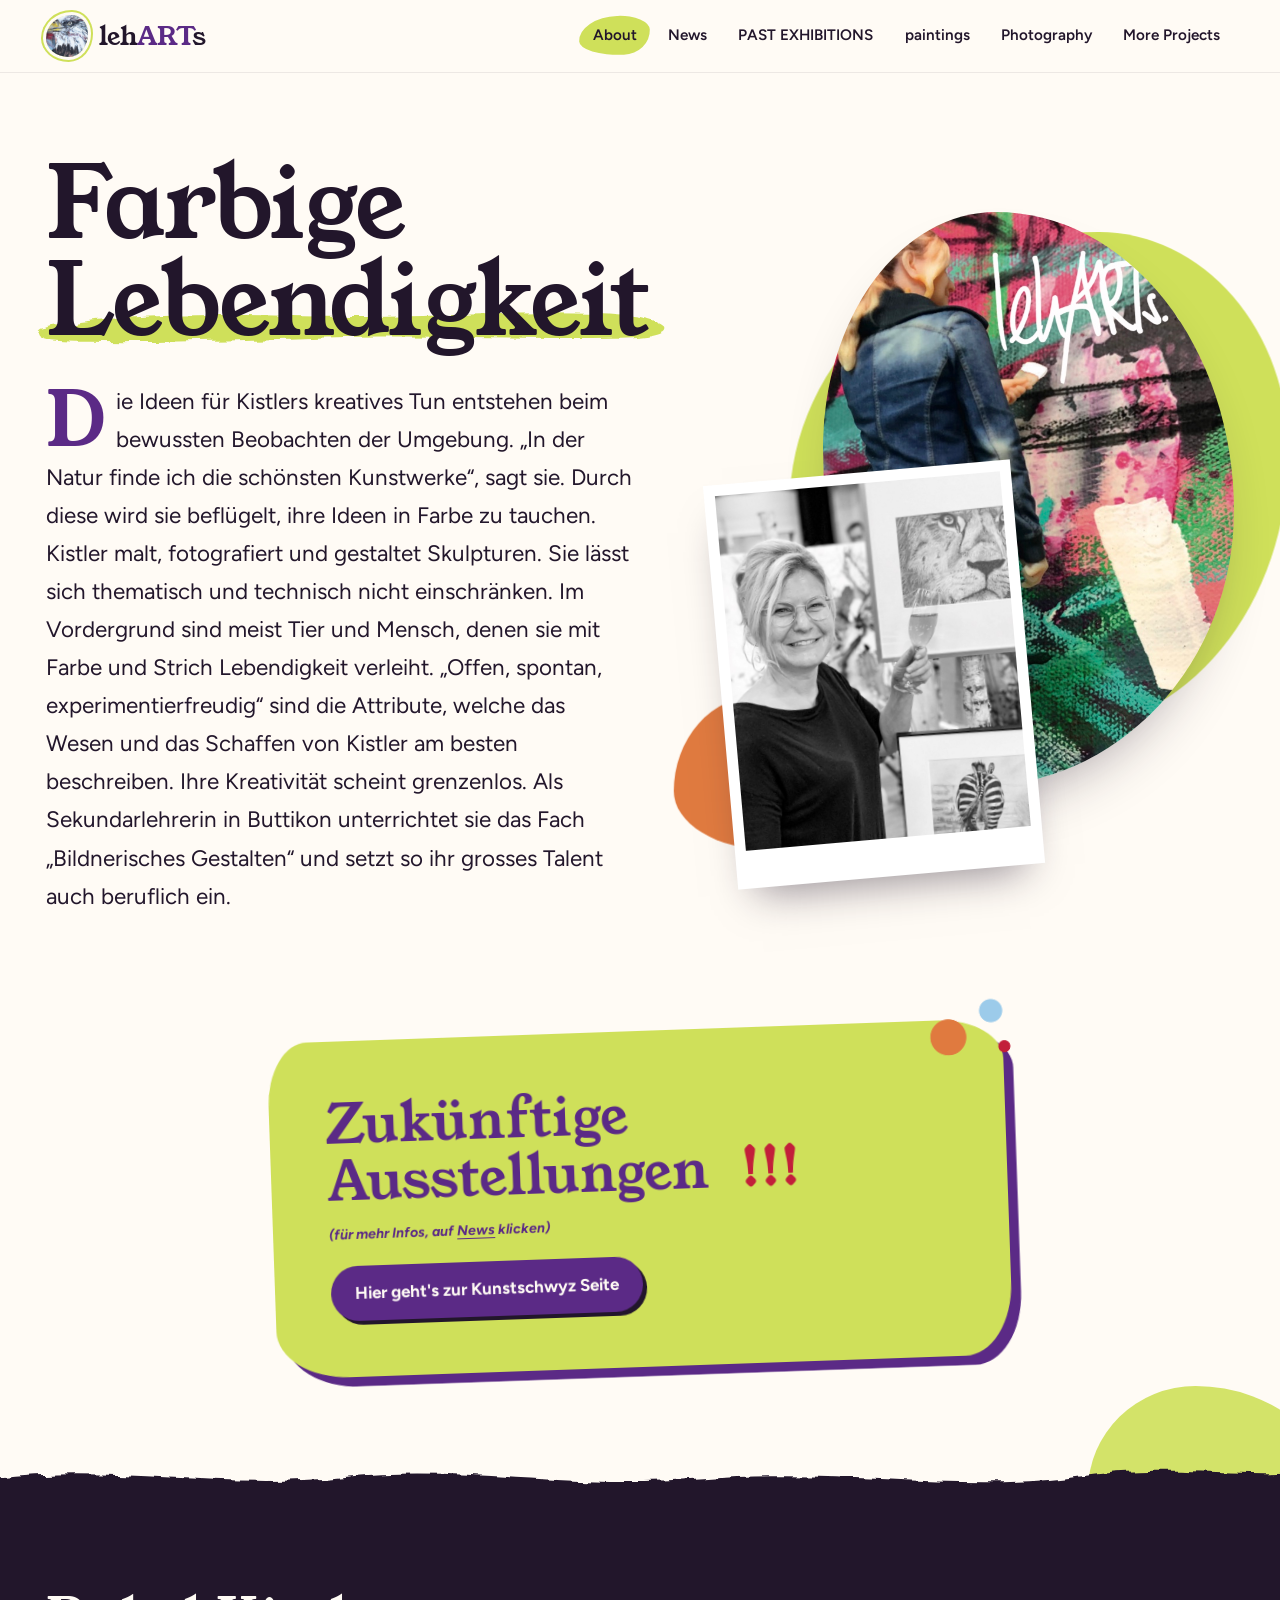
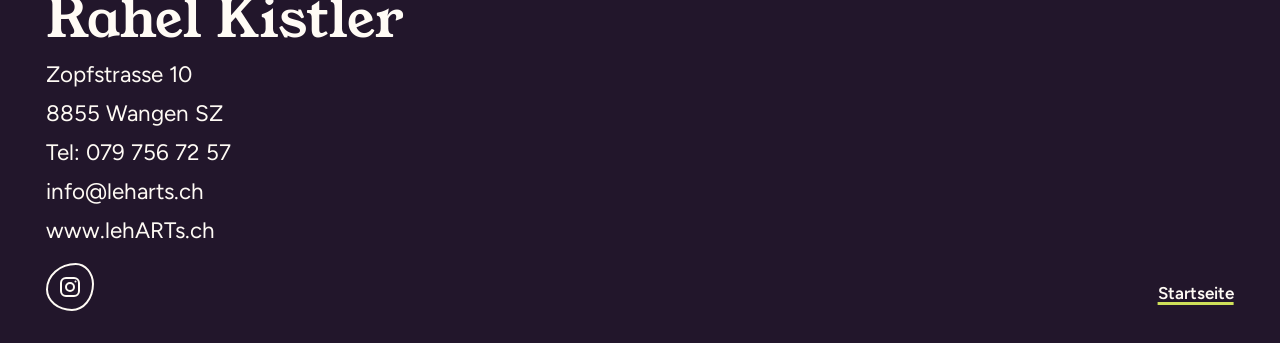
<file: index.html>
<!DOCTYPE html>
<html lang="de">
<head>
  <meta charset="utf-8">
  <meta name="viewport" content="width=device-width, initial-scale=1">
  <title>lehARTs - About</title>
  <meta name="description" content="Bilder sagen mehr als tausend Worte">
  <meta name="keywords" content="Kultur, Kunst">
  <meta property="og:title" content="lehARTs - About">
  <meta property="og:type" content="website">
  <meta property="og:description" content="Bilder sagen mehr als tausend Worte">
  <!-- og:image: relativer Pfad, muss mit der Domain zu einer absoluten URL ergänzt werden -->
  <meta property="og:image" content="images/1%20power%2C%20mixed%20media%2C%2080x100cm.JPG">
  <!-- og:url folgt, sobald die Domain feststeht -->
  <link rel="stylesheet" href="css/base.css">
  <link rel="stylesheet" href="css/layout.css">
  <link rel="stylesheet" href="css/components.css">
  <link rel="stylesheet" href="css/animations.css">
</head>
<body class="site site--about">

  <!-- Kopfzeile: Logo, Titel und Menü (auf allen Seiten gleich, bleibt beim Scrollen oben).
       Das Menü ist eine normale Link-Liste und funktioniert ohne JavaScript. -->
  <header class="site-header">
    <div class="site-header__inner container">
      <a class="brand" href="index.html">
        <span class="brand__mark">
          <img class="brand__logo" src="images/1%20power%2C%20mixed%20media%2C%2080x100cm.JPG" alt="" width="2744" height="3564">
        </span>
        <span class="brand__title">leh<span class="brand__art">ART</span>s</span>
      </a>
      <nav class="site-nav" aria-label="Hauptmenü">
        <ul class="site-nav__list">
          <li><a class="site-nav__link" href="index.html" aria-current="page">About</a></li>
          <li><a class="site-nav__link" href="news.html">News</a></li>
          <li><a class="site-nav__link" href="past-exhibitions.html">PAST EXHIBITIONS</a></li>
          <li><a class="site-nav__link" href="paintings.html">paintings</a></li>
          <li><a class="site-nav__link" href="photography.html">Photography</a></li>
          <li><a class="site-nav__link" href="more-projects.html">More Projects</a></li>
        </ul>
      </nav>
    </div>
  </header>

  <main class="main">

    <!-- Hero: Titel, Bio und Bildkomposition -->
    <div class="hero container">
      <div class="hero__text">
        <p class="hero__title brush-title"><strong>Farbige Lebendigkeit</strong></p>
        <p class="hero__bio">Die Ideen für Kistlers kreatives Tun entstehen beim bewussten Beobachten der Umgebung. „In der Natur finde ich die schönsten Kunstwerke“, sagt sie. Durch diese wird sie beflügelt, ihre Ideen in Farbe zu tauchen. Kistler malt, fotografiert und gestaltet Skulpturen. Sie lässt sich thematisch und technisch nicht einschränken. Im Vordergrund sind meist Tier und Mensch, denen sie mit Farbe und Strich Lebendigkeit verleiht. „Offen, spontan, experimentierfreudig“ sind die Attribute, welche das Wesen und das Schaffen von Kistler am besten beschreiben. Ihre Kreativität scheint grenzenlos. Als Sekundarlehrerin in Buttikon unterrichtet sie das Fach „Bildnerisches Gestalten“ und setzt so ihr grosses Talent auch beruflich ein.</p>
      </div>
      <div class="hero__art">
        <span class="hero__blob"></span>
        <span class="hero__blob hero__blob--small"></span>
        <!-- Kopfbild der alten Website, hier als gestalterisches Element -->
        <img class="hero__backdrop" src="images/IMG_3849.jpg" alt="" width="696" height="975" loading="lazy">
        <img class="hero__portrait" src="images/schlusswort.jpg" alt="Bild" width="750" height="932" loading="lazy">
      </div>
    </div>

    <!-- Hinweis auf zukünftige Ausstellungen: auffälliger «Sticker» -->
    <div class="notice">
      <p class="notice__title">Zukünftige Ausstellungen <span class="notice__gap">!!!</span></p>
      <p class="notice__hint">(für mehr Infos, auf <a href="news.html">News</a> klicken)</p>
      <a class="button" href="https://kunstschwyz.ch" target="_blank" rel="noopener noreferrer">Hier geht's zur Kunstschwyz Seite</a>
    </div>

  </main>

  <!-- Fusszeile mit Kontaktblock (auf allen Seiten gleich) -->
  <footer class="site-footer">
    <div class="site-footer__inner container">
      <address class="contact">
        <strong>Rahel Kistler</strong><br>
        Zopfstrasse 10<br>
        8855 Wangen SZ<br>
        Tel: 079 756 72 57<br>
        info@leharts.ch<br>
        www.lehARTs.ch<br>
        <a class="contact__social" href="https://www.instagram.com/leharts.ch/" target="_blank" rel="noopener noreferrer" aria-label="Instagram">
          <svg class="contact__icon" viewBox="0 0 24 24" fill="none" stroke="currentColor" stroke-width="2" aria-hidden="true" focusable="false">
            <rect x="3" y="3" width="18" height="18" rx="5"></rect>
            <circle cx="12" cy="12" r="4"></circle>
            <circle cx="17.5" cy="6.5" r="1" fill="currentColor" stroke="none"></circle>
          </svg>
        </a>
      </address>
      <p class="site-footer__home"><a class="site-footer__link" href="index.html">Startseite</a></p>
    </div>
  </footer>

</body>
</html>
</file>
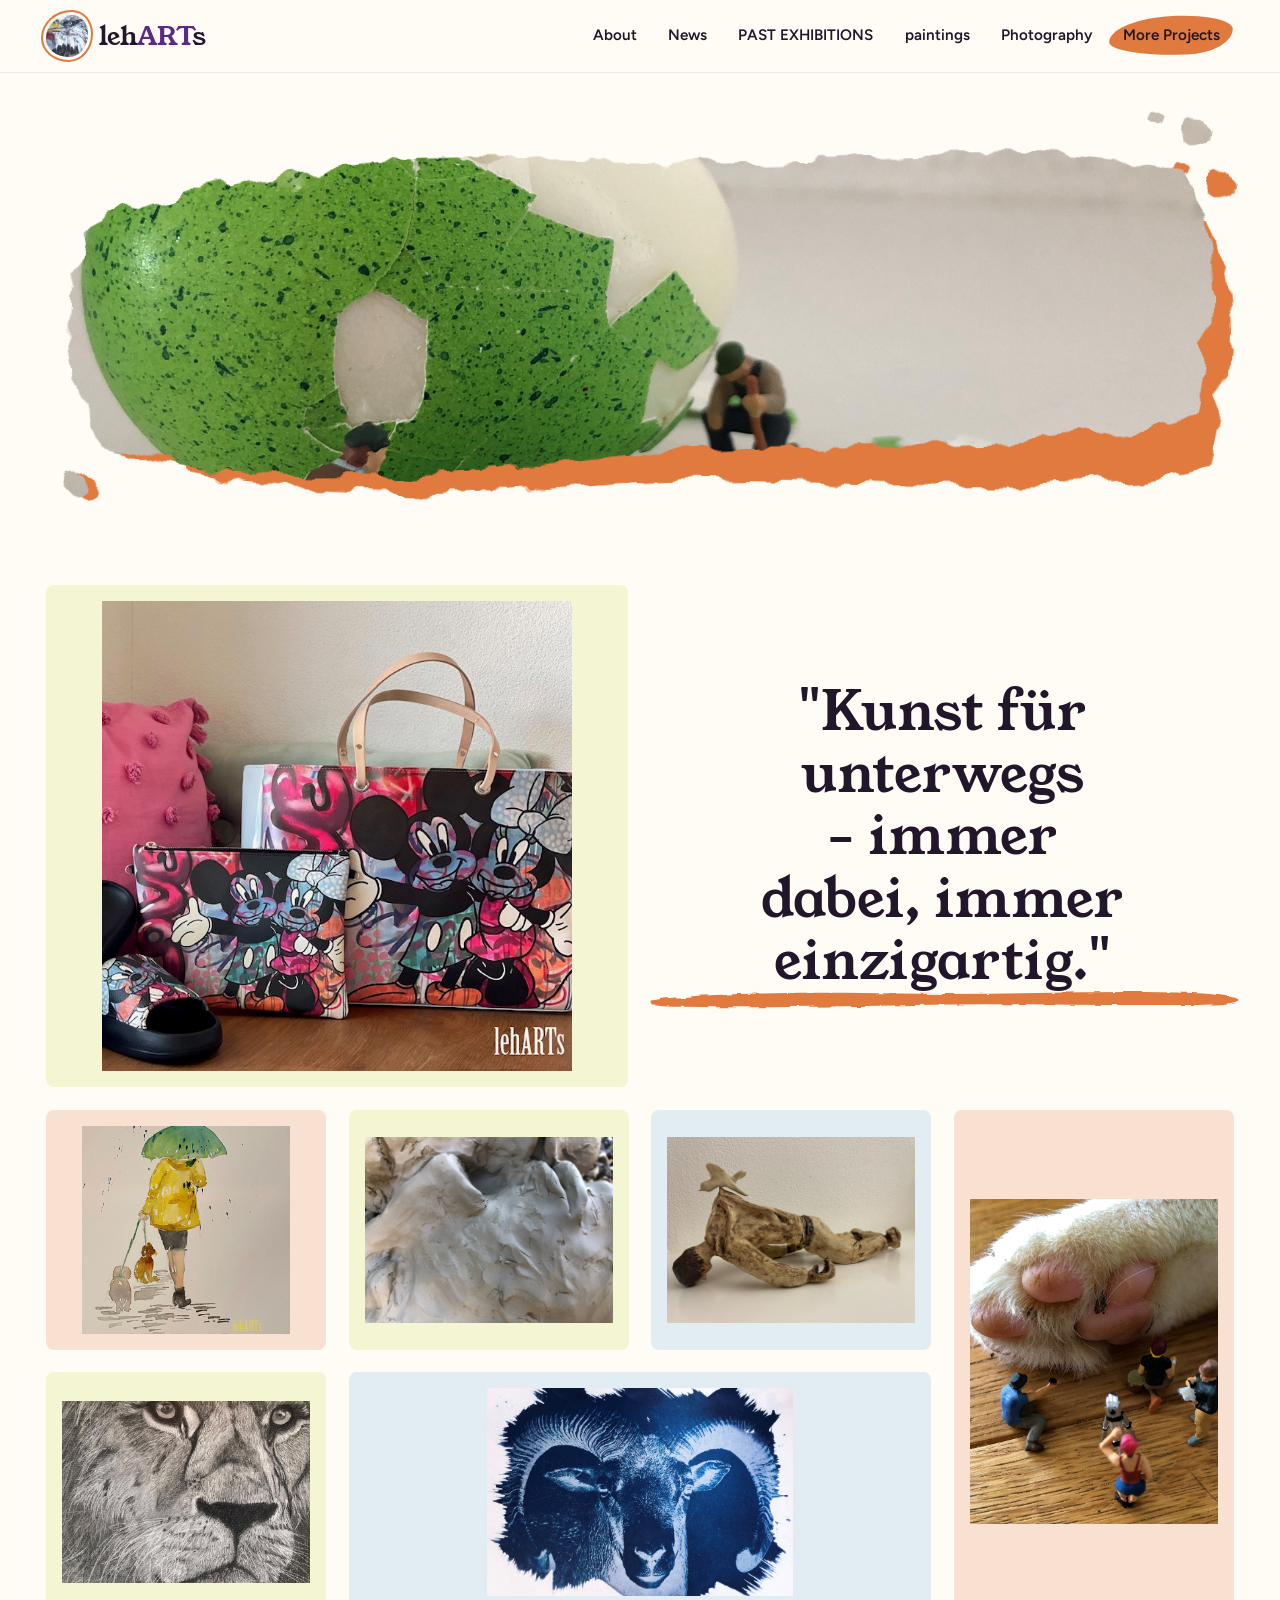
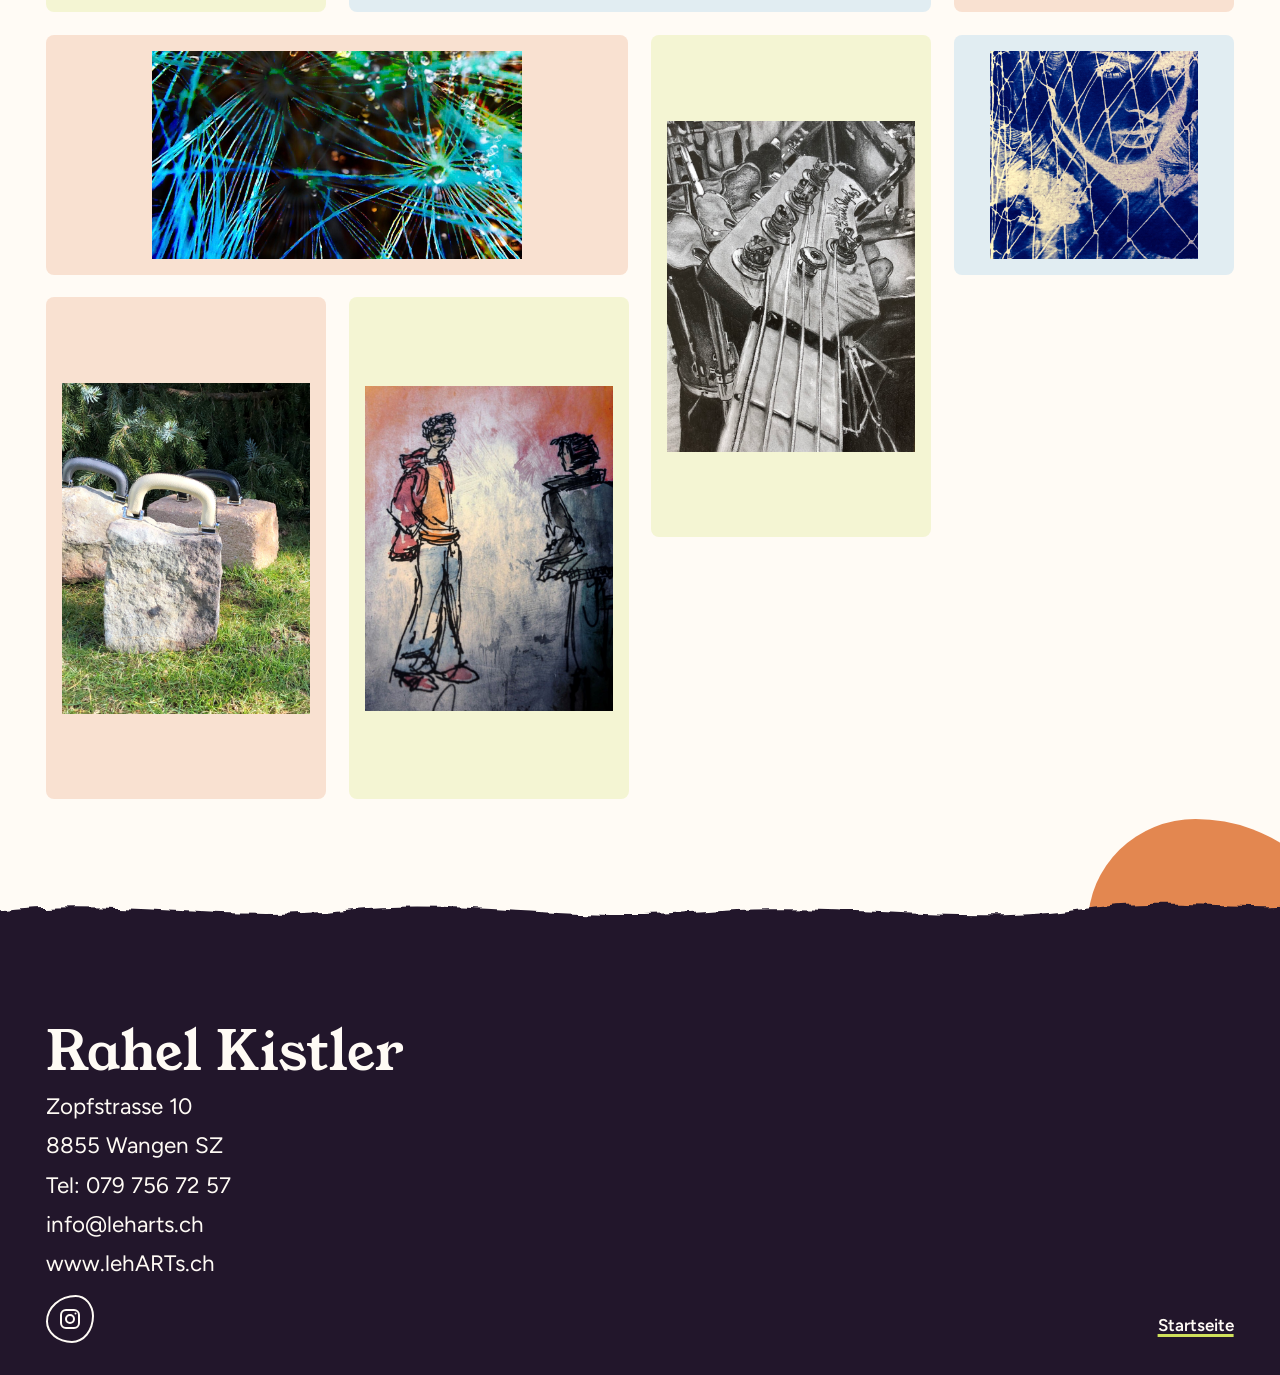
<file: more-projects.html>
<!DOCTYPE html>
<html lang="de">
<head>
  <meta charset="utf-8">
  <meta name="viewport" content="width=device-width, initial-scale=1">
  <title>lehARTs - More Projects</title>
  <meta name="description" content="Bilder sagen mehr als tausend Worte">
  <meta name="keywords" content="Kultur, Kunst">
  <meta property="og:title" content="lehARTs - More Projects">
  <meta property="og:type" content="website">
  <meta property="og:description" content="Bilder sagen mehr als tausend Worte">
  <!-- og:image: relativer Pfad, muss mit der Domain zu einer absoluten URL ergänzt werden -->
  <meta property="og:image" content="images/1%20power%2C%20mixed%20media%2C%2080x100cm.JPG">
  <!-- og:url folgt, sobald die Domain feststeht -->
  <link rel="stylesheet" href="css/base.css">
  <link rel="stylesheet" href="css/layout.css">
  <link rel="stylesheet" href="css/components.css">
  <link rel="stylesheet" href="css/animations.css">
</head>
<body class="site site--projects">

  <!-- Kopfzeile: Logo, Titel und Menü (auf allen Seiten gleich, bleibt beim Scrollen oben).
       Das Menü ist eine normale Link-Liste und funktioniert ohne JavaScript. -->
  <header class="site-header">
    <div class="site-header__inner container">
      <a class="brand" href="index.html">
        <span class="brand__mark">
          <img class="brand__logo" src="images/1%20power%2C%20mixed%20media%2C%2080x100cm.JPG" alt="" width="2744" height="3564">
        </span>
        <span class="brand__title">leh<span class="brand__art">ART</span>s</span>
      </a>
      <nav class="site-nav" aria-label="Hauptmenü">
        <ul class="site-nav__list">
          <li><a class="site-nav__link" href="index.html">About</a></li>
          <li><a class="site-nav__link" href="news.html">News</a></li>
          <li><a class="site-nav__link" href="past-exhibitions.html">PAST EXHIBITIONS</a></li>
          <li><a class="site-nav__link" href="paintings.html">paintings</a></li>
          <li><a class="site-nav__link" href="photography.html">Photography</a></li>
          <li><a class="site-nav__link" href="more-projects.html" aria-current="page">More Projects</a></li>
        </ul>
      </nav>
    </div>
  </header>

  <main class="main">

    <!-- Kopfbild der alten Website, als gemalter Pinselstrich (dekorativ) -->
    <div class="stroke-hero container">
      <div class="stroke-hero__frame">
        <img class="stroke-hero__image" src="images/otherproje10.jpg" alt="" width="4032" height="3024" loading="lazy">
      </div>
    </div>

    <!-- Collage mit Passepartout: die Werke werden nicht beschnitten -->
    <div class="container">
      <div class="collage collage--mat">
        <figure class="collage__item collage__item--big"><img class="collage__image" src="images/bild9.jpg" alt="Projekt, Bild 1 von 12" width="640" height="640" loading="lazy"></figure>
        <h1 class="collage__heading brush-title">"Kunst für unterwegs - immer dabei, immer einzigartig."</h1>
        <figure class="collage__item"><img class="collage__image" src="images/30D5B701-8D16-427F-AE42-7F316DAFE69C.jpg" alt="Projekt, Bild 2 von 12" width="640" height="640" loading="lazy"></figure>
        <figure class="collage__item"><img class="collage__image" src="images/skulpturen2.jpg" alt="Projekt, Bild 3 von 12" width="4032" height="3024" loading="lazy"></figure>
        <figure class="collage__item"><img class="collage__image" src="images/Skulpturen_1.jpg" alt="Projekt, Bild 4 von 12" width="4032" height="3024" loading="lazy"></figure>
        <figure class="collage__item collage__item--tall"><img class="collage__image" src="images/otherproject8.jpg" alt="Projekt, Bild 5 von 12" width="2936" height="3850" loading="lazy"></figure>
        <figure class="collage__item"><img class="collage__image" src="images/pencildrawing.jpg" alt="Projekt, Bild 6 von 12" width="750" height="550" loading="lazy"></figure>
        <figure class="collage__item collage__item--wide"><img class="collage__image" src="images/sunprint3.jpg" alt="Projekt, Bild 7 von 12" width="3241" height="2205" loading="lazy"></figure>
        <figure class="collage__item collage__item--wide"><img class="collage__image" src="images/irgend%20ein%20bildE.jpg" alt="Projekt, Bild 8 von 12" width="1242" height="698" loading="lazy"></figure>
        <figure class="collage__item collage__item--tall"><img class="collage__image" src="images/IMG_4560.jpg" alt="Projekt, Bild 9 von 12" width="2882" height="3844" loading="lazy"></figure>
        <figure class="collage__item"><img class="collage__image" src="images/sunprint8.jpg" alt="Projekt, Bild 10 von 12" width="3024" height="3024" loading="lazy"></figure>
        <figure class="collage__item collage__item--tall"><img class="collage__image" src="images/otherproject3.jpg" alt="Projekt, Bild 11 von 12" width="3024" height="4032" loading="lazy"></figure>
        <figure class="collage__item collage__item--tall"><img class="collage__image" src="images/aquarell7.jpg" alt="Projekt, Bild 12 von 12" width="750" height="984" loading="lazy"></figure>
      </div>
    </div>

  </main>

  <!-- Fusszeile mit Kontaktblock (auf allen Seiten gleich) -->
  <footer class="site-footer">
    <div class="site-footer__inner container">
      <address class="contact">
        <strong>Rahel Kistler</strong><br>
        Zopfstrasse 10<br>
        8855 Wangen SZ<br>
        Tel: 079 756 72 57<br>
        info@leharts.ch<br>
        www.lehARTs.ch<br>
        <a class="contact__social" href="https://www.instagram.com/leharts.ch/" target="_blank" rel="noopener noreferrer" aria-label="Instagram">
          <svg class="contact__icon" viewBox="0 0 24 24" fill="none" stroke="currentColor" stroke-width="2" aria-hidden="true" focusable="false">
            <rect x="3" y="3" width="18" height="18" rx="5"></rect>
            <circle cx="12" cy="12" r="4"></circle>
            <circle cx="17.5" cy="6.5" r="1" fill="currentColor" stroke="none"></circle>
          </svg>
        </a>
      </address>
      <p class="site-footer__home"><a class="site-footer__link" href="index.html">Startseite</a></p>
    </div>
  </footer>

</body>
</html>
</file>
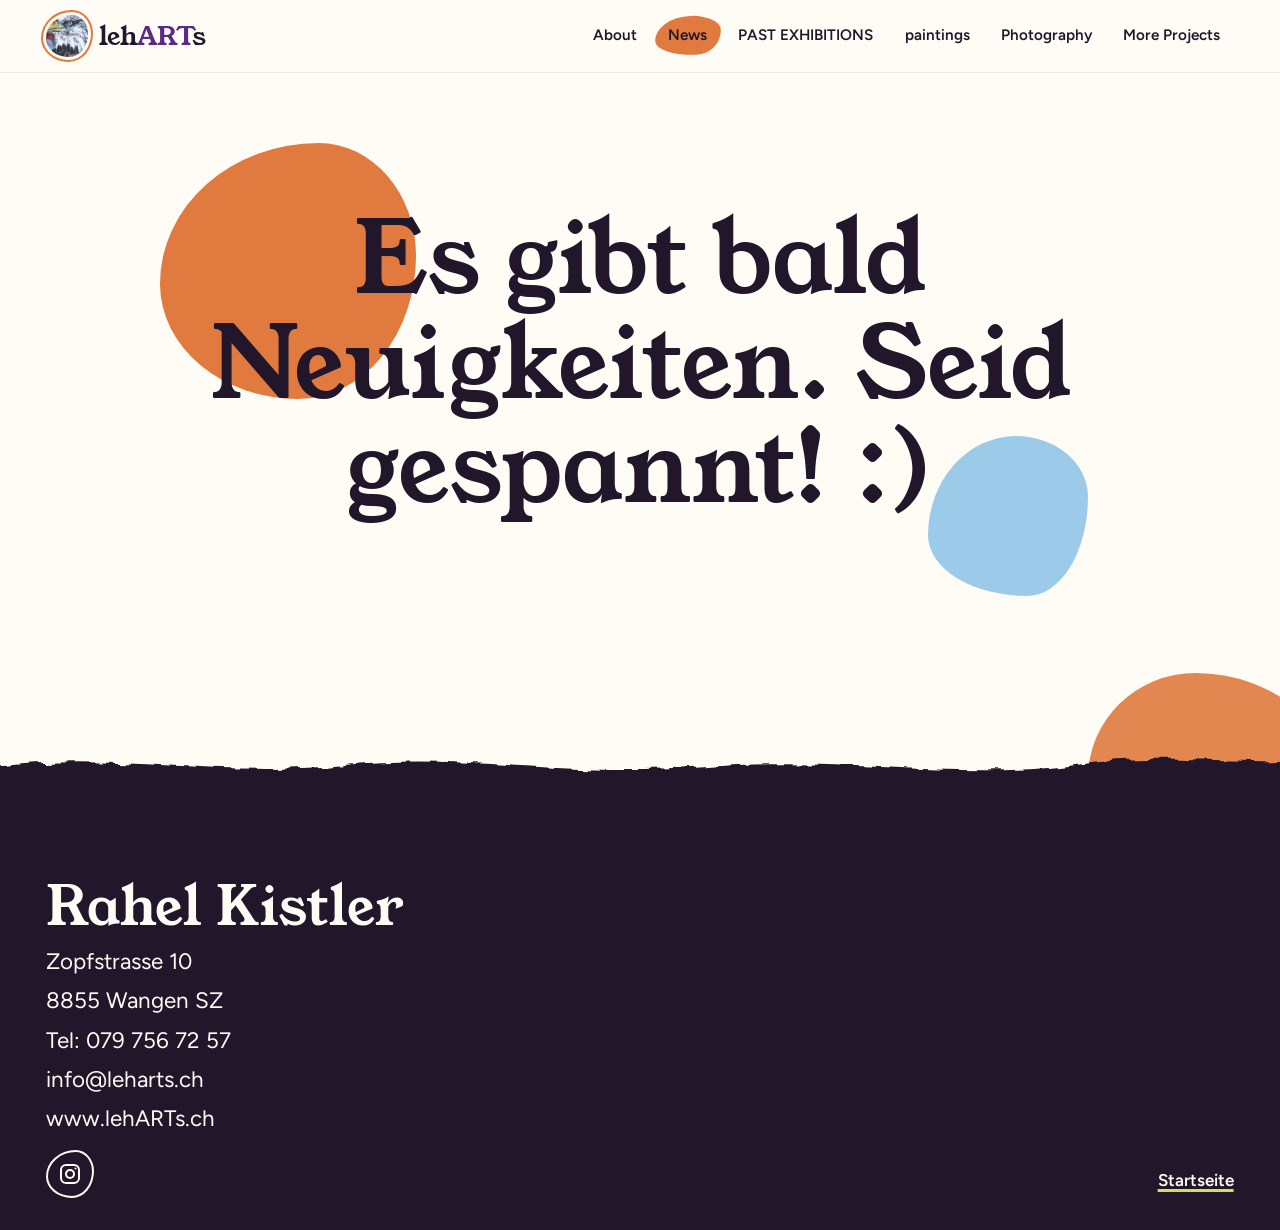
<file: news.html>
<!DOCTYPE html>
<html lang="de">
<head>
  <meta charset="utf-8">
  <meta name="viewport" content="width=device-width, initial-scale=1">
  <title>lehARTs - News</title>
  <meta name="description" content="Bilder sagen mehr als tausend Worte">
  <meta name="keywords" content="Kultur, Kunst">
  <meta property="og:title" content="lehARTs - News">
  <meta property="og:type" content="website">
  <meta property="og:description" content="Bilder sagen mehr als tausend Worte">
  <!-- og:image: relativer Pfad, muss mit der Domain zu einer absoluten URL ergänzt werden -->
  <meta property="og:image" content="images/1%20power%2C%20mixed%20media%2C%2080x100cm.JPG">
  <!-- og:url folgt, sobald die Domain feststeht -->
  <link rel="stylesheet" href="css/base.css">
  <link rel="stylesheet" href="css/layout.css">
  <link rel="stylesheet" href="css/components.css">
  <link rel="stylesheet" href="css/animations.css">
</head>
<body class="site site--news">

  <!-- Kopfzeile: Logo, Titel und Menü (auf allen Seiten gleich, bleibt beim Scrollen oben).
       Das Menü ist eine normale Link-Liste und funktioniert ohne JavaScript. -->
  <header class="site-header">
    <div class="site-header__inner container">
      <a class="brand" href="index.html">
        <span class="brand__mark">
          <img class="brand__logo" src="images/1%20power%2C%20mixed%20media%2C%2080x100cm.JPG" alt="" width="2744" height="3564">
        </span>
        <span class="brand__title">leh<span class="brand__art">ART</span>s</span>
      </a>
      <nav class="site-nav" aria-label="Hauptmenü">
        <ul class="site-nav__list">
          <li><a class="site-nav__link" href="index.html">About</a></li>
          <li><a class="site-nav__link" href="news.html" aria-current="page">News</a></li>
          <li><a class="site-nav__link" href="past-exhibitions.html">PAST EXHIBITIONS</a></li>
          <li><a class="site-nav__link" href="paintings.html">paintings</a></li>
          <li><a class="site-nav__link" href="photography.html">Photography</a></li>
          <li><a class="site-nav__link" href="more-projects.html">More Projects</a></li>
        </ul>
      </nav>
    </div>
  </header>

  <main class="main">
    <div class="statement container">
      <span class="statement__blob statement__blob--1"></span>
      <span class="statement__blob statement__blob--2"></span>
      <p class="statement__text"><strong>Es gibt bald Neuigkeiten. Seid gespannt! :)</strong></p>
    </div>
  </main>

  <!-- Fusszeile mit Kontaktblock (auf allen Seiten gleich) -->
  <footer class="site-footer">
    <div class="site-footer__inner container">
      <address class="contact">
        <strong>Rahel Kistler</strong><br>
        Zopfstrasse 10<br>
        8855 Wangen SZ<br>
        Tel: 079 756 72 57<br>
        info@leharts.ch<br>
        www.lehARTs.ch<br>
        <a class="contact__social" href="https://www.instagram.com/leharts.ch/" target="_blank" rel="noopener noreferrer" aria-label="Instagram">
          <svg class="contact__icon" viewBox="0 0 24 24" fill="none" stroke="currentColor" stroke-width="2" aria-hidden="true" focusable="false">
            <rect x="3" y="3" width="18" height="18" rx="5"></rect>
            <circle cx="12" cy="12" r="4"></circle>
            <circle cx="17.5" cy="6.5" r="1" fill="currentColor" stroke="none"></circle>
          </svg>
        </a>
      </address>
      <p class="site-footer__home"><a class="site-footer__link" href="index.html">Startseite</a></p>
    </div>
  </footer>

</body>
</html>
</file>
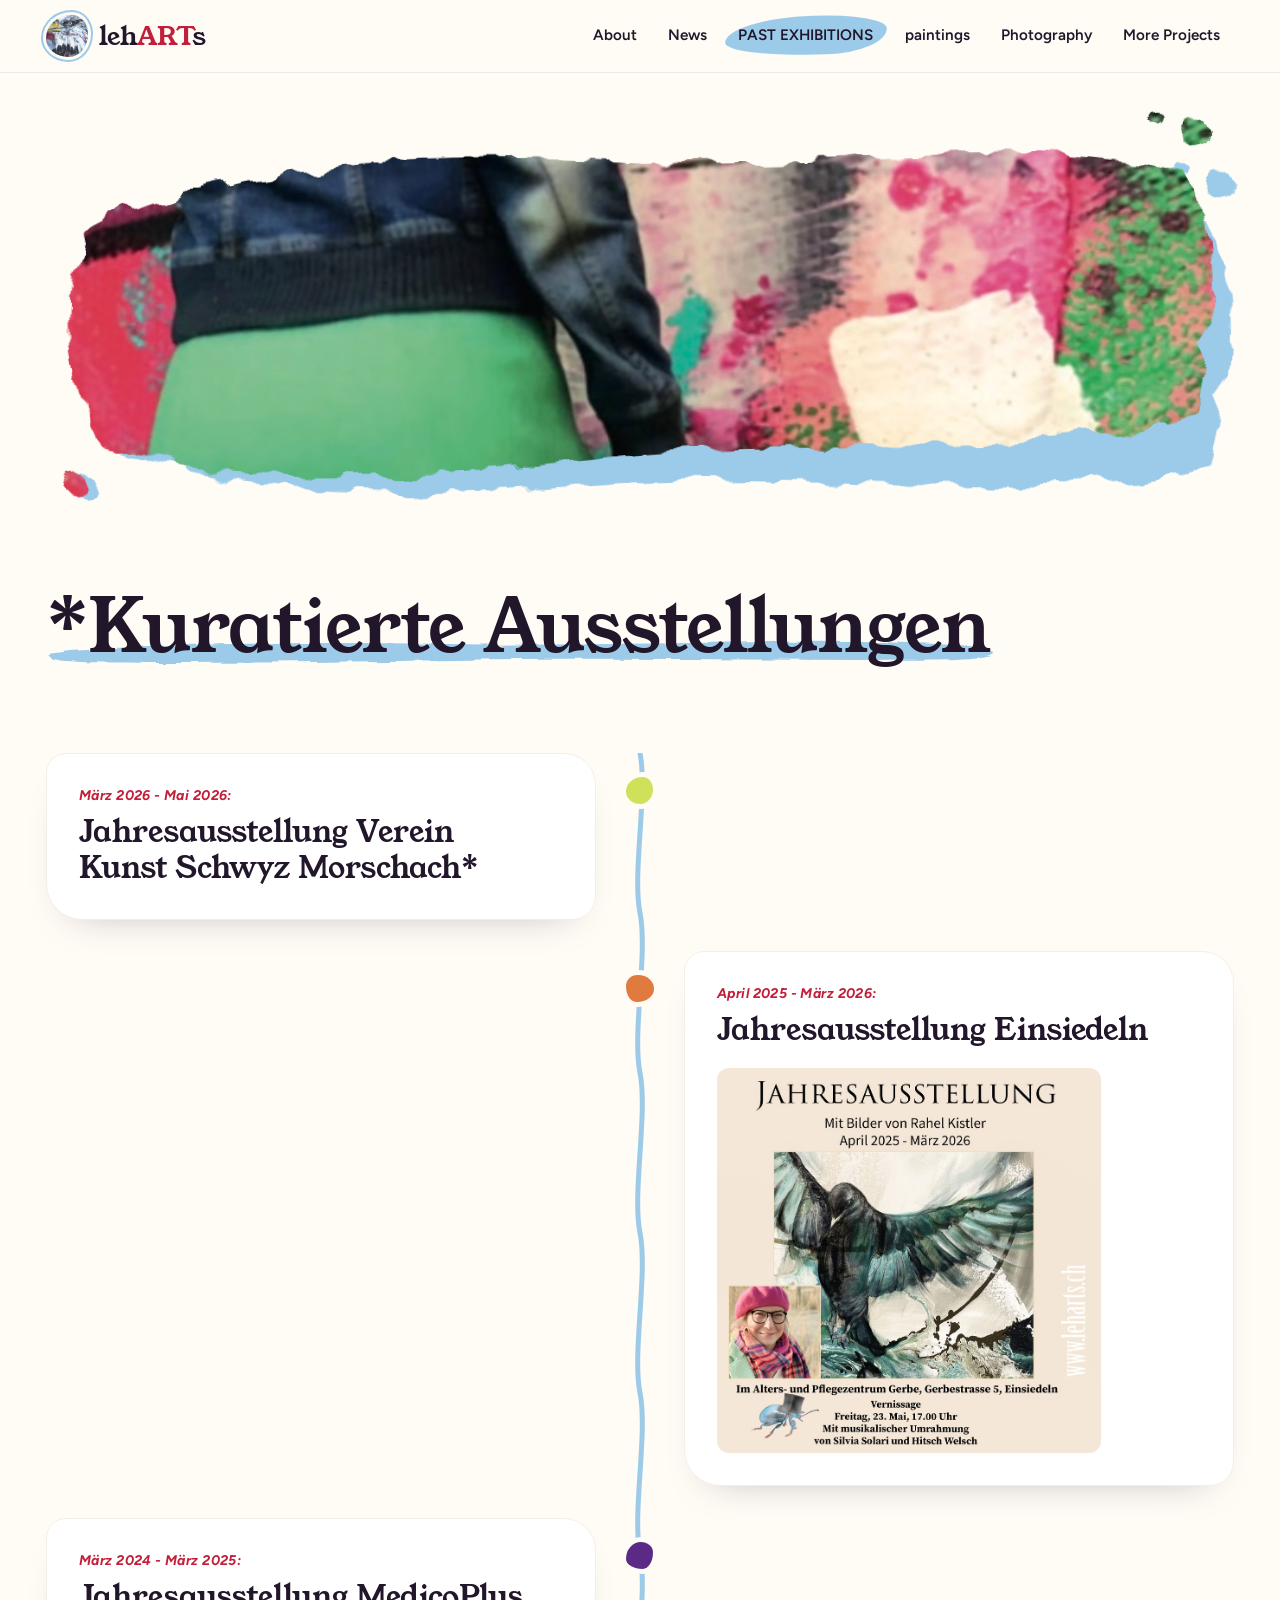
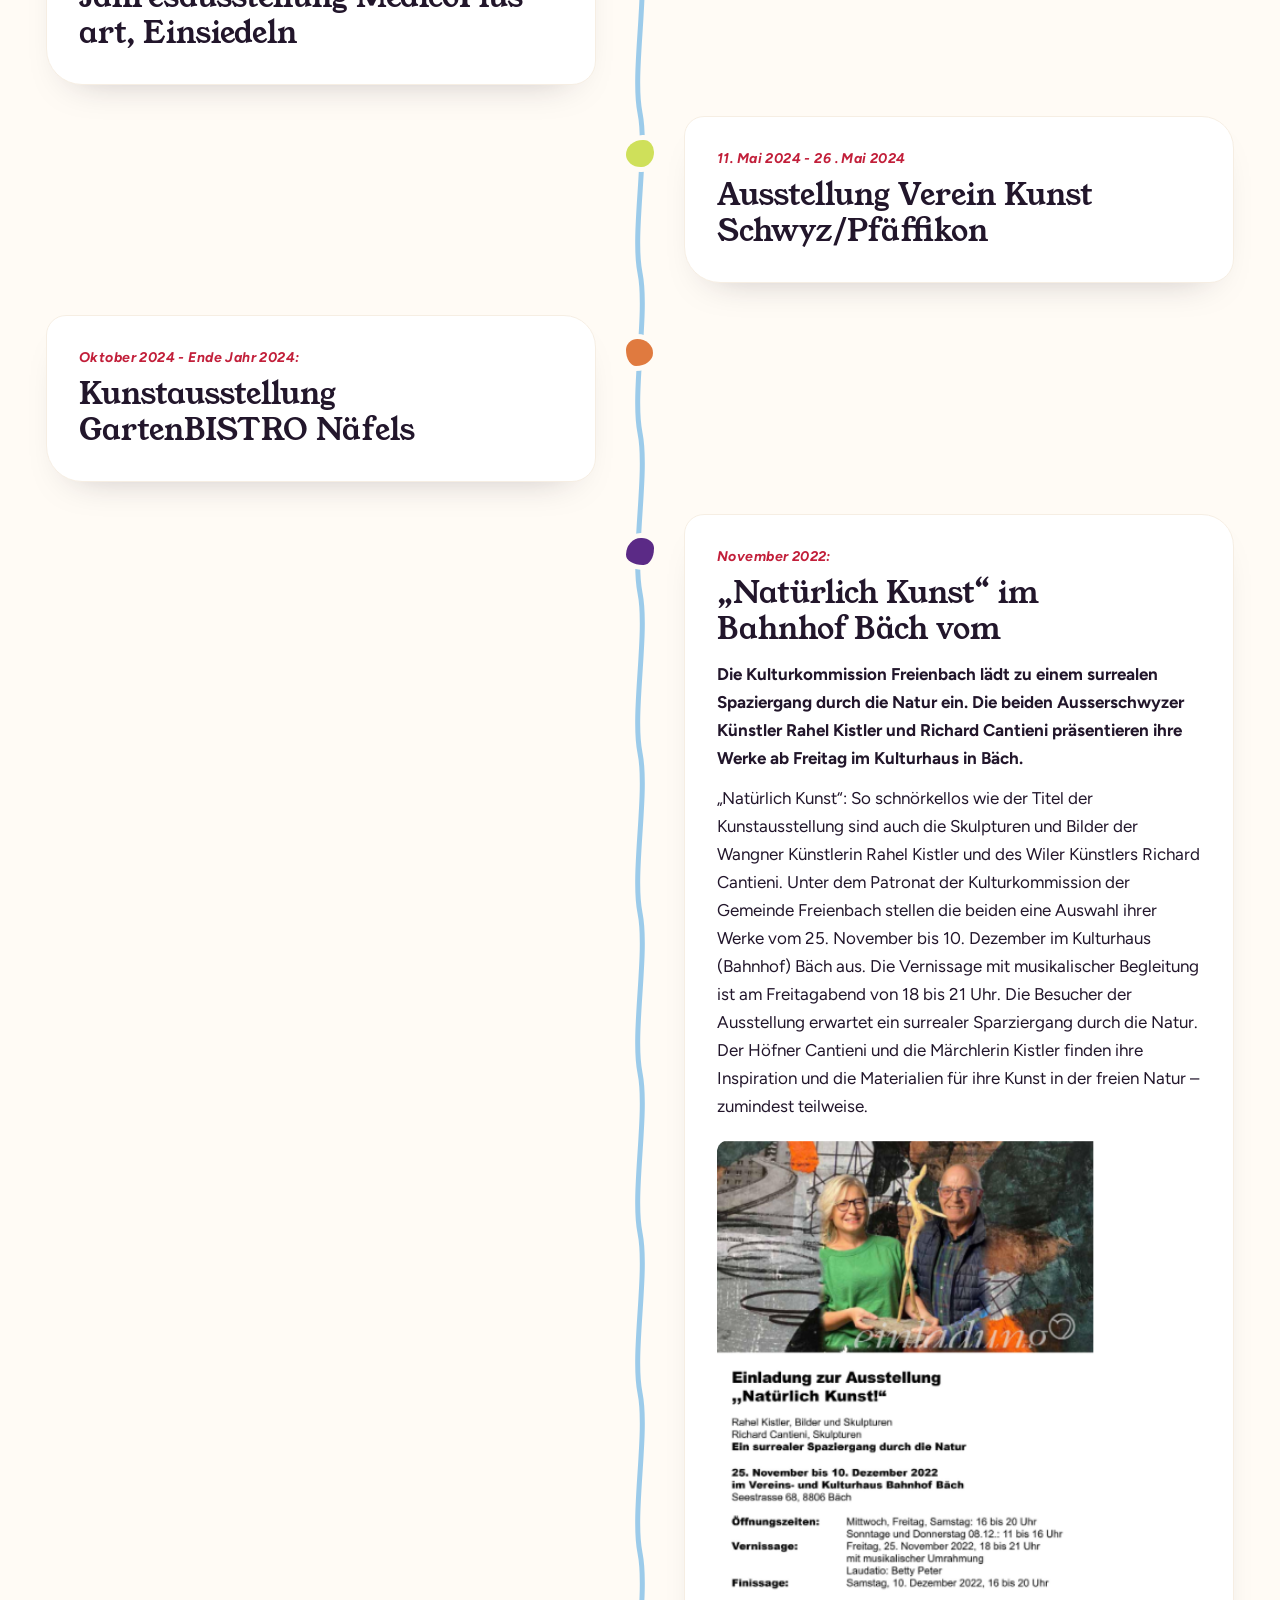
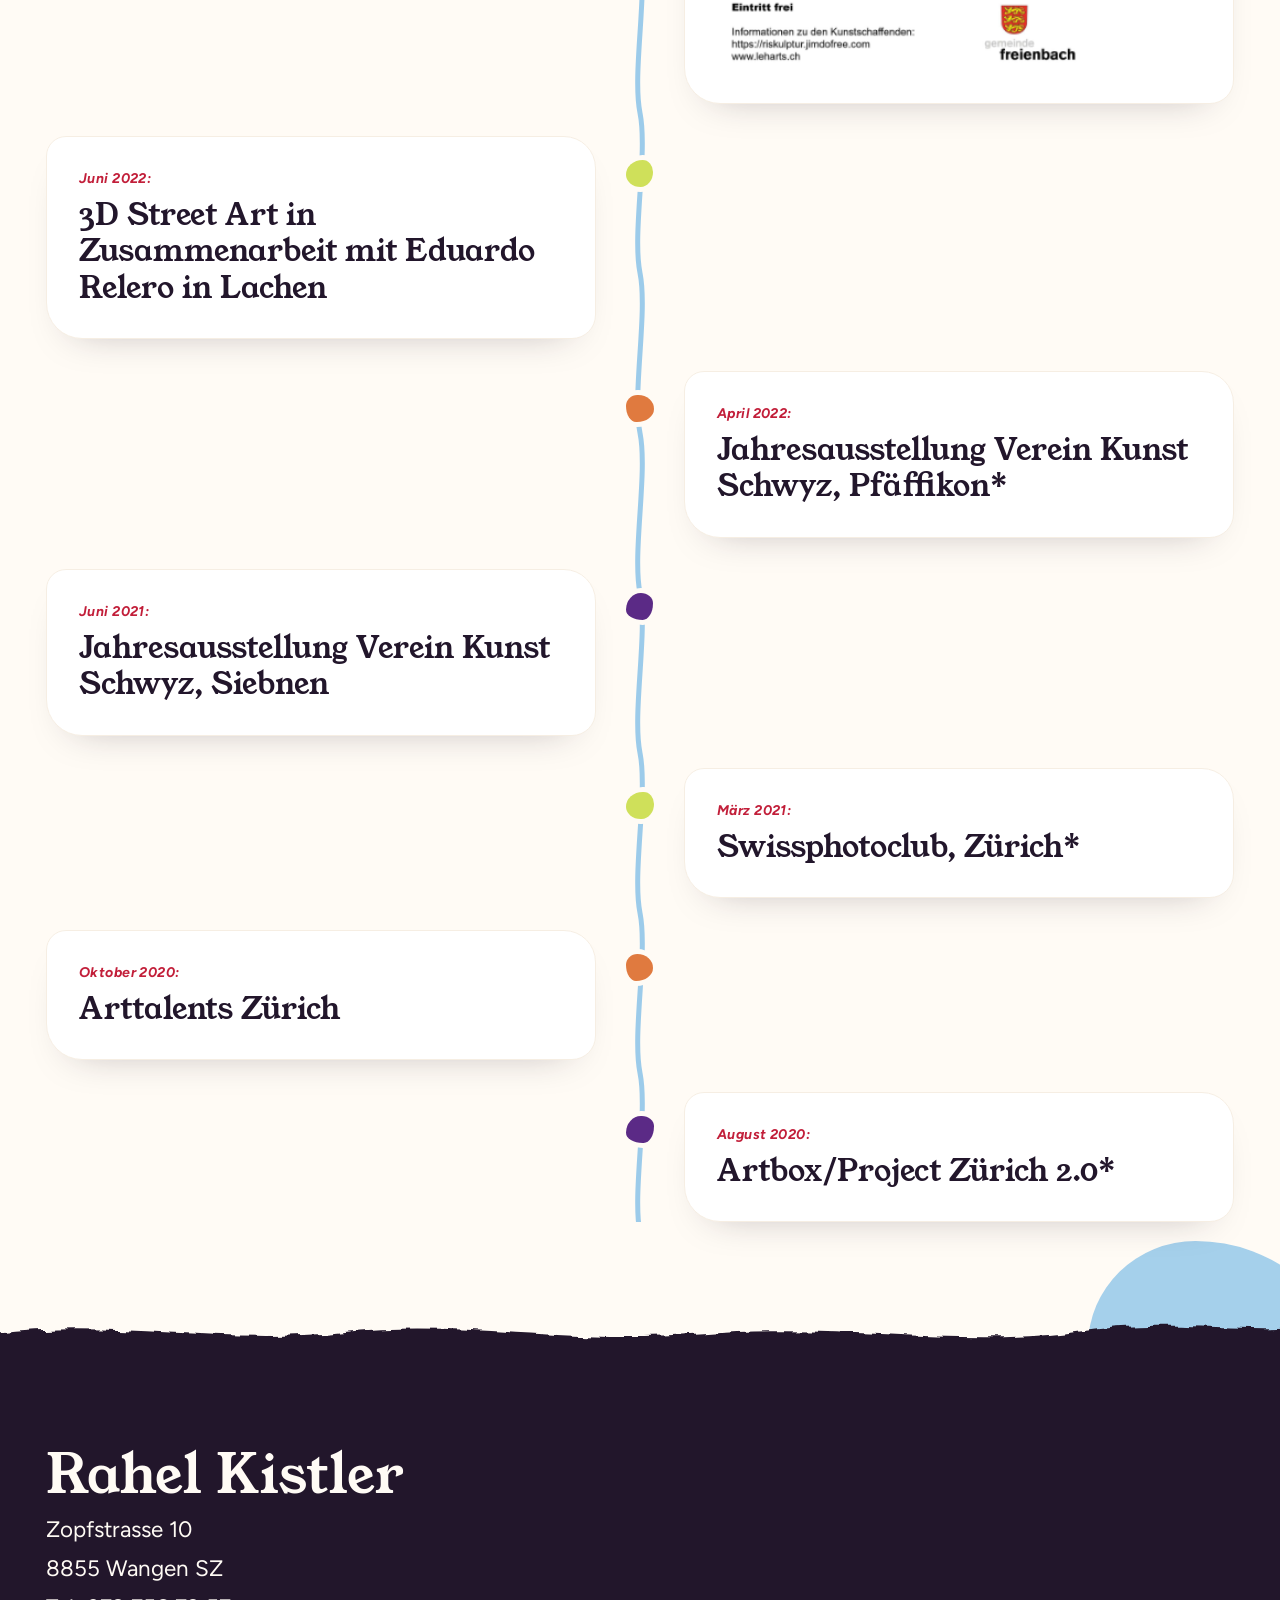
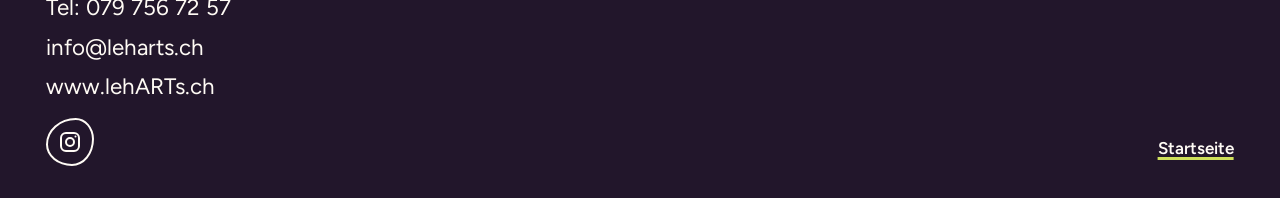
<file: past-exhibitions.html>
<!DOCTYPE html>
<html lang="de">
<head>
  <meta charset="utf-8">
  <meta name="viewport" content="width=device-width, initial-scale=1">
  <title>lehARTs - PAST EXHIBITIONS</title>
  <meta name="description" content="Bilder sagen mehr als tausend Worte">
  <meta name="keywords" content="Kultur, Kunst">
  <meta property="og:title" content="lehARTs - PAST EXHIBITIONS">
  <meta property="og:type" content="website">
  <meta property="og:description" content="Bilder sagen mehr als tausend Worte">
  <!-- og:image: relativer Pfad, muss mit der Domain zu einer absoluten URL ergänzt werden -->
  <meta property="og:image" content="images/1%20power%2C%20mixed%20media%2C%2080x100cm.JPG">
  <!-- og:url folgt, sobald die Domain feststeht -->
  <link rel="stylesheet" href="css/base.css">
  <link rel="stylesheet" href="css/layout.css">
  <link rel="stylesheet" href="css/components.css">
  <link rel="stylesheet" href="css/animations.css">
</head>
<body class="site site--exhibitions">

  <!-- Kopfzeile: Logo, Titel und Menü (auf allen Seiten gleich, bleibt beim Scrollen oben).
       Das Menü ist eine normale Link-Liste und funktioniert ohne JavaScript. -->
  <header class="site-header">
    <div class="site-header__inner container">
      <a class="brand" href="index.html">
        <span class="brand__mark">
          <img class="brand__logo" src="images/1%20power%2C%20mixed%20media%2C%2080x100cm.JPG" alt="" width="2744" height="3564">
        </span>
        <span class="brand__title">leh<span class="brand__art">ART</span>s</span>
      </a>
      <nav class="site-nav" aria-label="Hauptmenü">
        <ul class="site-nav__list">
          <li><a class="site-nav__link" href="index.html">About</a></li>
          <li><a class="site-nav__link" href="news.html">News</a></li>
          <li><a class="site-nav__link" href="past-exhibitions.html" aria-current="page">PAST EXHIBITIONS</a></li>
          <li><a class="site-nav__link" href="paintings.html">paintings</a></li>
          <li><a class="site-nav__link" href="photography.html">Photography</a></li>
          <li><a class="site-nav__link" href="more-projects.html">More Projects</a></li>
        </ul>
      </nav>
    </div>
  </header>

  <main class="main">

    <!-- Kopfbild der alten Website, als gemalter Pinselstrich (dekorativ) -->
    <div class="stroke-hero container">
      <div class="stroke-hero__frame">
        <img class="stroke-hero__image" src="images/IMG_3849.jpg" alt="" width="696" height="975" loading="lazy">
      </div>
    </div>

    <div class="container">
      <h1 class="page-title brush-title">*Kuratierte Ausstellungen</h1>
    </div>

    <!-- Zeitleiste: Ausstellungen in der Reihenfolge der alten Website -->
    <ol class="timeline container">
      <li class="timeline__item">
        <div class="timeline__card">
          <h2 class="timeline__date"><em>März 2026 - Mai 2026:</em></h2>
          <h3 class="timeline__title"><em>Jahresausstellung Verein Kunst Schwyz Morschach*</em></h3>
        </div>
      </li>
      <li class="timeline__item">
        <div class="timeline__card">
          <h2 class="timeline__date"><em>April 2025 - März 2026:</em></h2>
          <h3 class="timeline__title"><em>Jahresausstellung Einsiedeln</em></h3>
          <img class="timeline__image" src="images/JahresaustellungEinsiedelnLeharts.png" alt="Ausstellung, Bild 1 von 2" width="887" height="888" loading="lazy">
        </div>
      </li>
      <li class="timeline__item">
        <div class="timeline__card">
          <h2 class="timeline__date"><em>März 2024 - März 2025:</em></h2>
          <p class="timeline__title"><strong><em>Jahresausstellung MedicoPlus art, Einsiedeln</em></strong></p>
        </div>
      </li>
      <li class="timeline__item">
        <div class="timeline__card">
          <p class="timeline__date"><strong><em>11. Mai 2024 - 26 . Mai 2024</em></strong></p>
          <p class="timeline__title"><strong><em>Ausstellung Verein Kunst Schwyz/Pfäffikon</em></strong></p>
        </div>
      </li>
      <li class="timeline__item">
        <div class="timeline__card">
          <p class="timeline__date"><strong><em>Oktober 2024 - Ende Jahr 2024:</em></strong></p>
          <p class="timeline__title"><strong><em>Kunstausstellung GartenBISTRO Näfels</em></strong></p>
        </div>
      </li>
      <li class="timeline__item">
        <div class="timeline__card">
          <p class="timeline__date"><strong><em>November 2022:</em></strong></p>
          <h2 class="timeline__title">„Natürlich Kunst“ im Bahnhof Bäch vom</h2>
          <p class="timeline__text"><strong>Die Kulturkommission Freienbach lädt zu einem surrealen Spaziergang durch die Natur ein. Die beiden Ausserschwyzer Künstler Rahel Kistler und Richard Cantieni präsentieren ihre Werke ab Freitag im Kulturhaus in Bäch.</strong></p>
          <p class="timeline__text">„Natürlich Kunst“: So schnörkellos wie der Titel der Kunstausstellung sind auch die Skulpturen und Bilder der Wangner Künstlerin Rahel Kistler und des Wiler Künstlers Richard Cantieni. Unter dem Patronat der Kulturkommission der Gemeinde Freienbach stellen die beiden eine Auswahl ihrer Werke vom 25. November bis 10. Dezember im Kulturhaus (Bahnhof) Bäch aus. Die Vernissage mit musikalischer Begleitung ist am Freitagabend von 18 bis 21 Uhr. Die Besucher der Ausstellung erwartet ein surrealer Sparziergang durch die Natur. Der Höfner Cantieni und die Märchlerin Kistler finden ihre Inspiration und die Materialien für ihre Kunst in der freien Natur – zumindest teilweise.</p>
          <img class="timeline__image" src="images/Screenshot%202024-03-26%20200940.png" alt="Ausstellung, Bild 2 von 2" width="348" height="481" loading="lazy">
        </div>
      </li>
      <li class="timeline__item">
        <div class="timeline__card">
          <p class="timeline__date"><strong><em>Juni 2022:</em></strong></p>
          <p class="timeline__title"><strong>3D Street Art in Zusammenarbeit mit Eduardo Relero in Lachen</strong></p>
        </div>
      </li>
      <li class="timeline__item">
        <div class="timeline__card">
          <p class="timeline__date"><strong><em>April 2022:</em></strong></p>
          <p class="timeline__title"><strong>Jahresausstellung Verein Kunst Schwyz, Pfäffikon*</strong></p>
        </div>
      </li>
      <li class="timeline__item">
        <div class="timeline__card">
          <p class="timeline__date"><strong><em>Juni 2021:</em></strong></p>
          <p class="timeline__title"><strong>Jahresausstellung Verein Kunst Schwyz, Siebnen</strong></p>
        </div>
      </li>
      <li class="timeline__item">
        <div class="timeline__card">
          <p class="timeline__date"><strong><em>März 2021:</em></strong></p>
          <p class="timeline__title"><strong>Swissphotoclub, Zürich*</strong></p>
        </div>
      </li>
      <li class="timeline__item">
        <div class="timeline__card">
          <p class="timeline__date"><strong><em>Oktober 2020:</em></strong></p>
          <p class="timeline__title"><strong>Arttalents Zürich</strong></p>
        </div>
      </li>
      <li class="timeline__item">
        <div class="timeline__card">
          <p class="timeline__date"><strong><em>August 2020:</em></strong></p>
          <p class="timeline__title"><strong>Artbox/Project Zürich 2.0*</strong></p>
        </div>
      </li>
    </ol>

  </main>

  <!-- Fusszeile mit Kontaktblock (auf allen Seiten gleich) -->
  <footer class="site-footer">
    <div class="site-footer__inner container">
      <address class="contact">
        <strong>Rahel Kistler</strong><br>
        Zopfstrasse 10<br>
        8855 Wangen SZ<br>
        Tel: 079 756 72 57<br>
        info@leharts.ch<br>
        www.lehARTs.ch<br>
        <a class="contact__social" href="https://www.instagram.com/leharts.ch/" target="_blank" rel="noopener noreferrer" aria-label="Instagram">
          <svg class="contact__icon" viewBox="0 0 24 24" fill="none" stroke="currentColor" stroke-width="2" aria-hidden="true" focusable="false">
            <rect x="3" y="3" width="18" height="18" rx="5"></rect>
            <circle cx="12" cy="12" r="4"></circle>
            <circle cx="17.5" cy="6.5" r="1" fill="currentColor" stroke="none"></circle>
          </svg>
        </a>
      </address>
      <p class="site-footer__home"><a class="site-footer__link" href="index.html">Startseite</a></p>
    </div>
  </footer>

</body>
</html>
</file>
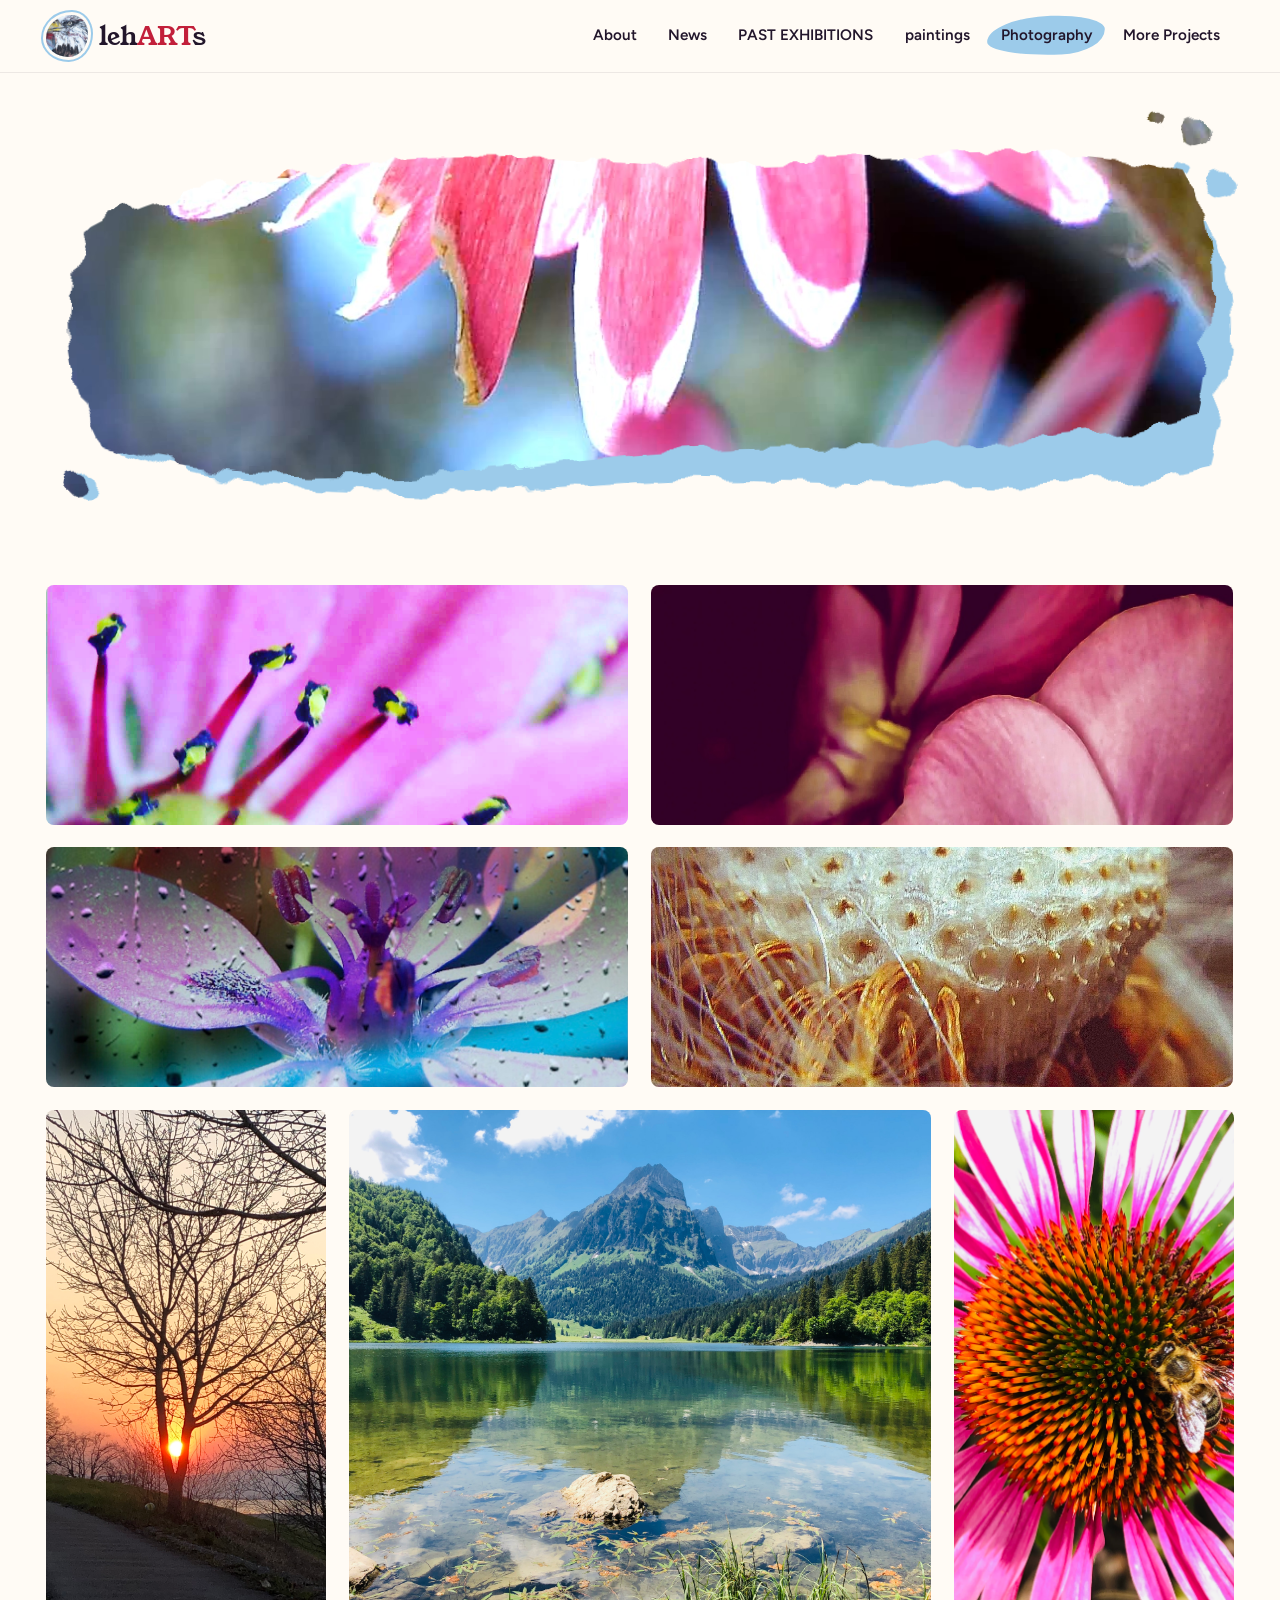
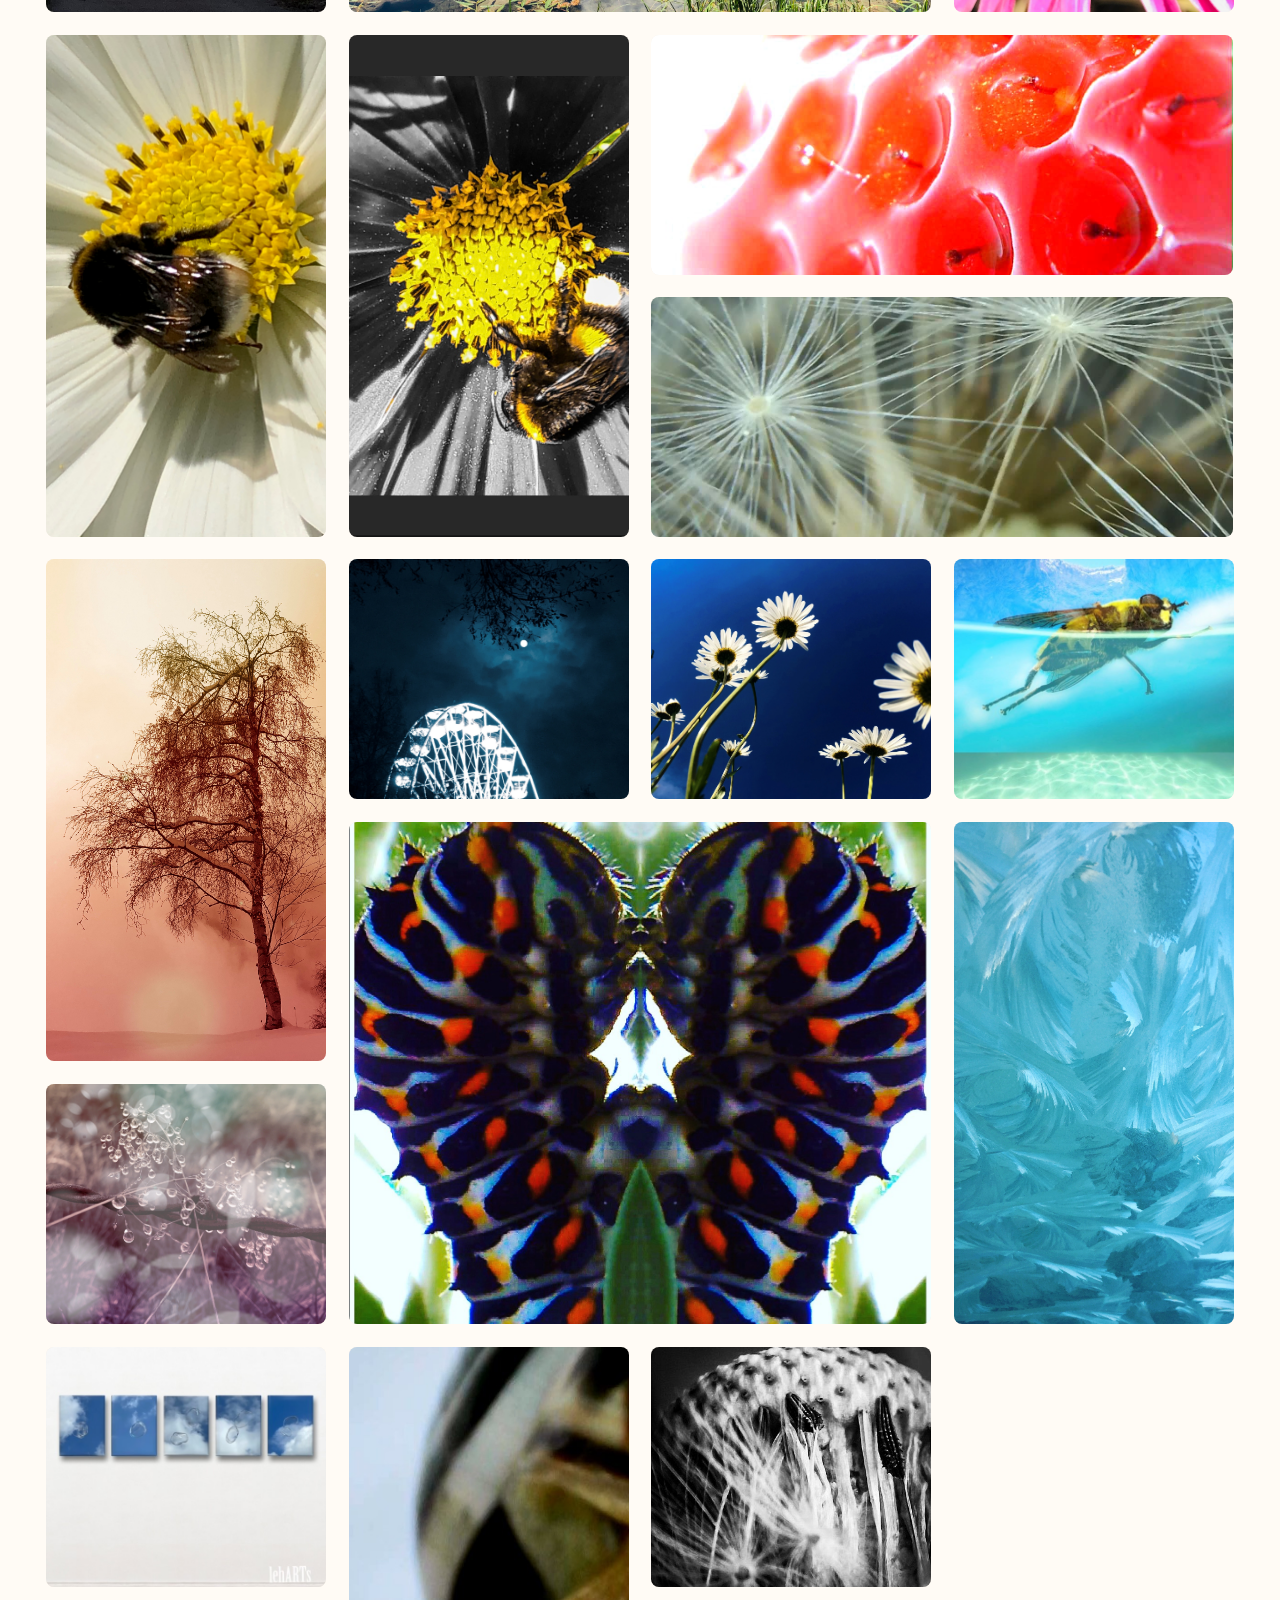
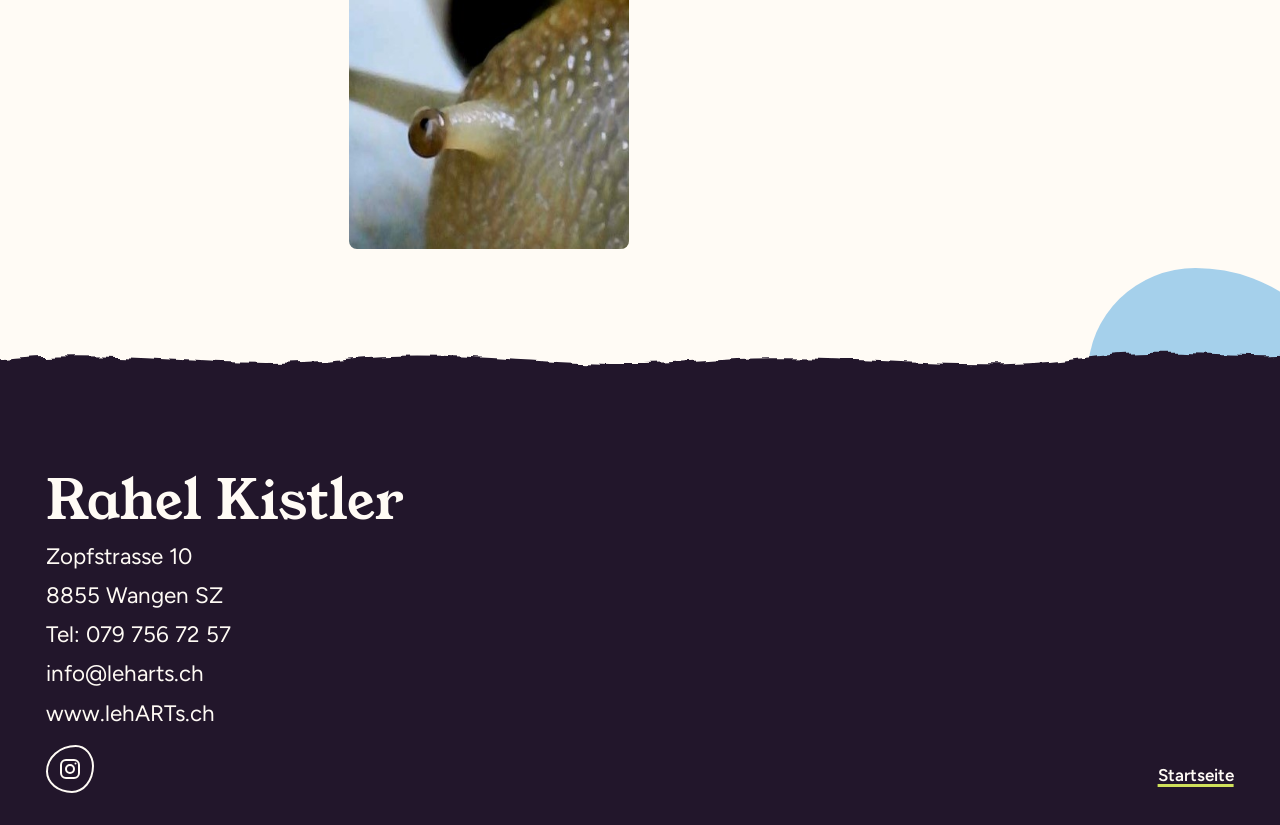
<file: photography.html>
<!DOCTYPE html>
<html lang="de">
<head>
  <meta charset="utf-8">
  <meta name="viewport" content="width=device-width, initial-scale=1">
  <title>lehARTs - Photography</title>
  <meta name="description" content="Bilder sagen mehr als tausend Worte">
  <meta name="keywords" content="Kultur, Kunst">
  <meta property="og:title" content="lehARTs - Photography">
  <meta property="og:type" content="website">
  <meta property="og:description" content="Bilder sagen mehr als tausend Worte">
  <!-- og:image: relativer Pfad, muss mit der Domain zu einer absoluten URL ergänzt werden -->
  <meta property="og:image" content="images/1%20power%2C%20mixed%20media%2C%2080x100cm.JPG">
  <!-- og:url folgt, sobald die Domain feststeht -->
  <link rel="stylesheet" href="css/base.css">
  <link rel="stylesheet" href="css/layout.css">
  <link rel="stylesheet" href="css/components.css">
  <link rel="stylesheet" href="css/animations.css">
</head>
<body class="site site--photography">

  <!-- Kopfzeile: Logo, Titel und Menü (auf allen Seiten gleich, bleibt beim Scrollen oben).
       Das Menü ist eine normale Link-Liste und funktioniert ohne JavaScript. -->
  <header class="site-header">
    <div class="site-header__inner container">
      <a class="brand" href="index.html">
        <span class="brand__mark">
          <img class="brand__logo" src="images/1%20power%2C%20mixed%20media%2C%2080x100cm.JPG" alt="" width="2744" height="3564">
        </span>
        <span class="brand__title">leh<span class="brand__art">ART</span>s</span>
      </a>
      <nav class="site-nav" aria-label="Hauptmenü">
        <ul class="site-nav__list">
          <li><a class="site-nav__link" href="index.html">About</a></li>
          <li><a class="site-nav__link" href="news.html">News</a></li>
          <li><a class="site-nav__link" href="past-exhibitions.html">PAST EXHIBITIONS</a></li>
          <li><a class="site-nav__link" href="paintings.html">paintings</a></li>
          <li><a class="site-nav__link" href="photography.html" aria-current="page">Photography</a></li>
          <li><a class="site-nav__link" href="more-projects.html">More Projects</a></li>
        </ul>
      </nav>
    </div>
  </header>

  <main class="main">

    <!-- Kopfbild der alten Website, als gemalter Pinselstrich (dekorativ) -->
    <div class="stroke-hero container">
      <div class="stroke-hero__frame">
        <img class="stroke-hero__image" src="images/IMG_0379_1.JPG" alt="" width="1280" height="720" loading="lazy">
      </div>
    </div>

    <!-- Collage: breite Bilder über 2 Spalten, hohe über 2 Zeilen -->
    <div class="container">
      <h1 class="visually-hidden">Photography</h1>
      <div class="collage">
        <figure class="collage__item collage__item--wide"><img class="collage__image" src="images/B829EF0E-C1A8-4975-8ACA-5F9D75505B9E.JPG" alt="Fotografie, Bild 1 von 21" width="1280" height="720" loading="lazy"></figure>
        <figure class="collage__item collage__item--wide"><img class="collage__image" src="images/BE81EB86-40C6-4E8B-8BF4-5EBAB2C50619_1.jpg" alt="Fotografie, Bild 2 von 21" width="1242" height="699" loading="lazy"></figure>
        <figure class="collage__item collage__item--wide"><img class="collage__image" src="images/bild%20dreck.jpg" alt="Fotografie, Bild 3 von 21" width="1253" height="683" loading="lazy"></figure>
        <figure class="collage__item collage__item--wide"><img class="collage__image" src="images/blume.jpg" alt="Fotografie, Bild 4 von 21" width="1150" height="704" loading="lazy"></figure>
        <figure class="collage__item collage__item--tall"><img class="collage__image" src="images/IMG_4191.jpg" alt="Fotografie, Bild 5 von 21" width="2081" height="3699" loading="lazy"></figure>
        <figure class="collage__item collage__item--big"><img class="collage__image" src="images/IMG_4753.jpg" alt="Fotografie, Bild 6 von 21" width="4032" height="3024" loading="lazy"></figure>
        <figure class="collage__item collage__item--tall"><img class="collage__image" src="images/IMG_5262.jpg" alt="Fotografie, Bild 7 von 21" width="3024" height="4032" loading="lazy"></figure>
        <figure class="collage__item collage__item--tall"><img class="collage__image" src="images/IMG_5386.jpg" alt="Fotografie, Bild 8 von 21" width="3024" height="4032" loading="lazy"></figure>
        <figure class="collage__item collage__item--tall"><img class="collage__image" src="images/IMG_5407.jpg" alt="Fotografie, Bild 9 von 21" width="673" height="1197" loading="lazy"></figure>
        <figure class="collage__item collage__item--wide"><img class="collage__image" src="images/IMG_4619.JPG" alt="Fotografie, Bild 10 von 21" width="1280" height="720" loading="lazy"></figure>
        <figure class="collage__item collage__item--wide"><img class="collage__image" src="images/photography13.jpg" alt="Fotografie, Bild 11 von 21" width="1280" height="720" loading="lazy"></figure>
        <figure class="collage__item collage__item--tall"><img class="collage__image" src="images/photography15.jpg" alt="Fotografie, Bild 12 von 21" width="2913" height="3924" loading="lazy"></figure>
        <figure class="collage__item"><img class="collage__image" src="images/photography17.jpg" alt="Fotografie, Bild 13 von 21" width="2924" height="2193" loading="lazy"></figure>
        <figure class="collage__item"><img class="collage__image" src="images/photography12.jpg" alt="Fotografie, Bild 14 von 21" width="2823" height="2233" loading="lazy"></figure>
        <figure class="collage__item"><img class="collage__image" src="images/digitalart8.jpg" alt="Fotografie, Bild 15 von 21" width="572" height="572" loading="lazy"></figure>
        <figure class="collage__item collage__item--big"><img class="collage__image" src="images/photography10.jpg" alt="Fotografie, Bild 16 von 21" width="1301" height="1301" loading="lazy"></figure>
        <figure class="collage__item collage__item--tall"><img class="collage__image" src="images/photography38.jpg" alt="Fotografie, Bild 17 von 21" width="2448" height="3060" loading="lazy"></figure>
        <figure class="collage__item"><img class="collage__image" src="images/photography16.jpg" alt="Fotografie, Bild 18 von 21" width="2523" height="2523" loading="lazy"></figure>
        <figure class="collage__item"><img class="collage__image" src="images/bilg1.jpg" alt="Fotografie, Bild 19 von 21" width="586" height="640" loading="lazy"></figure>
        <figure class="collage__item collage__item--tall"><img class="collage__image" src="images/bild8.jpg" alt="Fotografie, Bild 20 von 21" width="480" height="640" loading="lazy"></figure>
        <figure class="collage__item"><img class="collage__image" src="images/bild5.jpg" alt="Fotografie, Bild 21 von 21" width="467" height="467" loading="lazy"></figure>
      </div>
    </div>

  </main>

  <!-- Fusszeile mit Kontaktblock (auf allen Seiten gleich) -->
  <footer class="site-footer">
    <div class="site-footer__inner container">
      <address class="contact">
        <strong>Rahel Kistler</strong><br>
        Zopfstrasse 10<br>
        8855 Wangen SZ<br>
        Tel: 079 756 72 57<br>
        info@leharts.ch<br>
        www.lehARTs.ch<br>
        <a class="contact__social" href="https://www.instagram.com/leharts.ch/" target="_blank" rel="noopener noreferrer" aria-label="Instagram">
          <svg class="contact__icon" viewBox="0 0 24 24" fill="none" stroke="currentColor" stroke-width="2" aria-hidden="true" focusable="false">
            <rect x="3" y="3" width="18" height="18" rx="5"></rect>
            <circle cx="12" cy="12" r="4"></circle>
            <circle cx="17.5" cy="6.5" r="1" fill="currentColor" stroke="none"></circle>
          </svg>
        </a>
      </address>
      <p class="site-footer__home"><a class="site-footer__link" href="index.html">Startseite</a></p>
    </div>
  </footer>

</body>
</html>
</file>
<file: css/base.css>
/* ==========================================================================
   base.css – Schriften, Design-Variablen (Custom Properties), Reset, Typografie
   Design-Konzept C «Farbspritzer-Salon»: helles Cremeweiss, Aubergine-Schwarz
   als Textfarbe und kräftige Akzentfarben aus den Werken (Violett, Karmin,
   Limette, Fuchsorange, Himmelblau).
   ========================================================================== */

/* ---------- Schriften (lokal, SIL Open Font License 1.1, siehe /fonts/OFL-*.txt) ---------- */

/* Young Serif: kräftige, freundliche Serifenschrift für Titel (nur ein Schnitt: 400) */
@font-face {
  font-family: "Young Serif";
  src: url("../fonts/young-serif-latin-400-normal.woff2") format("woff2");
  font-weight: 400;
  font-style: normal;
  font-display: swap; /* Text sofort mit Ersatzschrift zeigen, dann austauschen */
}

/* Figtree: variable Schrift – EINE Datei enthält alle Stärken von 300 bis 900 */
@font-face {
  font-family: "Figtree";
  src: url("../fonts/figtree-latin-wght-normal.woff2") format("woff2");
  font-weight: 300 900;
  font-style: normal;
  font-display: swap;
}

@font-face {
  font-family: "Figtree";
  src: url("../fonts/figtree-latin-wght-italic.woff2") format("woff2");
  font-weight: 300 900;
  font-style: italic;
  font-display: swap;
}

/* ---------- Design-Variablen ---------- */

:root {
  /* Grundfarben. Kontrast (WCAG) jeweils auf --color-cream gemessen */
  --color-cream: #fffbf5;   /* Seitenhintergrund */
  --color-paper: #f6eee3;   /* etwas dunklere Fläche, z. B. Passepartout */
  --color-ink: #22162b;     /* Text, 16:1 */
  --color-muted: #5a4e63;   /* Bildtexte, 7.4:1 */

  /* Akzentfarben, die auch als Textfarbe taugen (AA) */
  --color-violet: #5b2a86;  /* aus «sorpresa», 10:1 */
  --color-red: #c21f3a;     /* Karmin aus «Power», 5.6:1 */

  /* Akzentfarben NUR für Flächen, Striche und Kleckse – nie als Textfarbe */
  --color-lime: #cfe05a;
  --color-fox: #e07a3f;
  --color-sky: #9ccbea;

  /* Pro Seite austauschbare Akzente (werden unten per body-Klasse gesetzt) */
  --accent-ink: var(--color-violet);  /* Text-Akzent */
  --accent-paint: var(--color-lime);  /* Haupt-Farbfläche */
  --accent-paint-2: var(--color-fox); /* zweite Farbfläche */

  /* Schriften */
  --font-display: "Young Serif", Georgia, "Times New Roman", serif;
  --font-text: "Figtree", system-ui, -apple-system, "Segoe UI", Roboto, Arial, sans-serif;

  /* Fliessende Schriftgrössen: clamp(Minimum, bevorzugt, Maximum) */
  --text-s: 0.875rem;
  --text-m: 1.0625rem;
  --text-l: clamp(1.15rem, 1rem + 0.6vw, 1.4rem);
  --title-s: clamp(1.35rem, 1.1rem + 1vw, 1.9rem);
  --title-m: clamp(1.9rem, 1.3rem + 2.6vw, 3.4rem);
  --title-l: clamp(2.25rem, 1rem + 6.5vw, 7rem);

  /* Abstände */
  --space-2xs: 0.25rem;
  --space-xs: 0.5rem;
  --space-s: 0.75rem;
  --space-m: 1.25rem;
  --space-l: 2rem;
  --space-xl: clamp(3rem, 2rem + 4vw, 6rem);
  --space-2xl: clamp(4rem, 2rem + 8vw, 10rem);

  /* Layout */
  --container: 84rem;
  --gutter: clamp(1rem, 0.5rem + 3vw, 3rem); /* Seitenrand links/rechts */

  /* Organische Formen: unregelmässige Rundungen ergeben «Kleckse» */
  --blob-1: 62% 38% 46% 54% / 55% 44% 56% 45%;
  --blob-2: 42% 58% 63% 37% / 41% 52% 48% 59%;
  --blob-3: 55% 45% 38% 62% / 62% 38% 62% 38%;

  /* Weiche Bewegung, die leicht «nachfedert» */
  --ease-out: cubic-bezier(0.22, 1, 0.36, 1);
  --ease-spring: cubic-bezier(0.34, 1.56, 0.64, 1);

  /*
   * Pinselstrich-Formen als SVG-Daten-URLs. Sie werden als CSS-Maske benutzt:
   * Die Form bestimmt, WO etwas sichtbar ist, die Farbe kommt aus
   * background-color. So lässt sich jeder Strich per Variable einfärben.
   * (Daten-URLs statt Dateien, weil Masken aus Dateien beim lokalen Öffnen
   * über file:// vom Browser blockiert werden.)
   * Der SVG-Filter (feTurbulence + feDisplacementMap) «verwackelt» die
   * glatten Kanten, damit sie wie mit dem Pinsel gemalt aussehen.
   */

  /* Waagrechter Pinselstrich (unter Titeln) */
  --shape-stroke: url("data:image/svg+xml,%3Csvg xmlns='http://www.w3.org/2000/svg' viewBox='0 0 400 40' preserveAspectRatio='none'%3E%3Cfilter id='r'%3E%3CfeTurbulence type='fractalNoise' baseFrequency='0.08' numOctaves='2'/%3E%3CfeDisplacementMap in='SourceGraphic' scale='7'/%3E%3C/filter%3E%3Cpath filter='url(%23r)' d='M8 22C42 10 110 8 170 11s120-5 182-2c20 1 36 5 40 11 2 6-10 10-34 10-60 1-120-3-180 0S60 35 22 33C9 32 3 27 8 22Z'/%3E%3C/svg%3E");

  /* Grosser, breiter Pinselstrich mit Spritzern (Kopfbilder) */
  --shape-swash: url("data:image/svg+xml,%3Csvg xmlns='http://www.w3.org/2000/svg' viewBox='0 0 1000 360' preserveAspectRatio='none'%3E%3Cfilter id='r'%3E%3CfeTurbulence type='fractalNoise' baseFrequency='0.025' numOctaves='3'/%3E%3CfeDisplacementMap in='SourceGraphic' scale='26'/%3E%3C/filter%3E%3Cg filter='url(%23r)'%3E%3Cpath d='M34 108C124 50 300 38 480 50s340-22 482 20c26 52 22 150 6 220-150 40-330 10-500 28S144 340 44 300C18 240 14 168 34 108Z'/%3E%3Ccircle cx='972' cy='36' r='12'/%3E%3Ccircle cx='940' cy='22' r='6'/%3E%3Ccircle cx='22' cy='334' r='9'/%3E%3C/g%3E%3C/svg%3E");

  /* Senkrechte Wellenlinie, wiederholbar (Zeitleiste) */
  --shape-wave: url("data:image/svg+xml,%3Csvg xmlns='http://www.w3.org/2000/svg' viewBox='0 0 24 160'%3E%3Cpath d='M12 0C20 40 4 120 12 160' fill='none' stroke='black' stroke-width='5' stroke-linecap='round'/%3E%3C/svg%3E");

  /* Unregelmässige, gemalte Oberkante (Fusszeile) */
  --shape-edge: url("data:image/svg+xml,%3Csvg xmlns='http://www.w3.org/2000/svg' viewBox='0 0 1200 60' preserveAspectRatio='none'%3E%3Cfilter id='r'%3E%3CfeTurbulence type='fractalNoise' baseFrequency='0.05' numOctaves='2'/%3E%3CfeDisplacementMap in='SourceGraphic' scale='10'/%3E%3C/filter%3E%3Cpath filter='url(%23r)' d='M-20 80V30C100 10 200 40 320 26s200 14 340 2 240 16 360-4c80-12 140 2 200-4v110Z'/%3E%3C/svg%3E");
}

/* ---------- Seitenspezifische Akzentfarben (Klasse am <body>) ---------- */

.site--news {
  --accent-paint: var(--color-fox);
  --accent-paint-2: var(--color-sky);
}

.site--exhibitions {
  --accent-ink: var(--color-red);
  --accent-paint: var(--color-sky);
  --accent-paint-2: var(--color-lime);
}

.site--photography {
  --accent-ink: var(--color-red);
  --accent-paint: var(--color-sky);
  --accent-paint-2: var(--color-fox);
}

.site--projects {
  --accent-paint: var(--color-fox);
  --accent-paint-2: var(--color-lime);
}

.site--error {
  --accent-ink: var(--color-red);
  --accent-paint: var(--color-fox);
  --accent-paint-2: var(--color-sky);
}

/* ---------- Reset ---------- */

*,
*::before,
*::after {
  box-sizing: border-box;
}

body,
h1,
h2,
h3,
p,
figure,
ol,
ul,
address {
  margin: 0;
}

ol,
ul {
  padding: 0;
  list-style: none;
}

address {
  font-style: normal;
}

img,
svg {
  display: block;
  max-width: 100%;
}

img {
  height: auto;
}

/* ---------- Typografie ---------- */

html {
  -webkit-text-size-adjust: 100%;
  text-size-adjust: 100%;
  scroll-behavior: smooth;
  /* Platz für die sticky Kopfzeile, wenn zu einem Anker gesprungen wird */
  scroll-padding-top: 6rem;
}

body {
  min-height: 100vh;
  display: flex;
  flex-direction: column;
  background: var(--color-cream);
  color: var(--color-ink);
  font-family: var(--font-text);
  font-size: var(--text-m);
  line-height: 1.65;
  /* Dekorative Kleckse dürfen über den Rand ragen, ohne Querscrollen auszulösen */
  overflow-x: clip;
}

h1,
h2,
h3 {
  font-family: var(--font-display);
  font-weight: 400;
  line-height: 1.15;
  /* Young Serif hat keinen fetten/kursiven Schnitt: nichts künstlich erzeugen */
  font-synthesis: none;
  text-wrap: balance; /* gleichmässig lange Titelzeilen (moderne Browser) */
}

p {
  text-wrap: pretty; /* vermeidet einzelne Wörter in der letzten Zeile */
}

a {
  color: inherit;
  text-decoration-thickness: 0.08em;
  text-underline-offset: 0.2em;
}

::selection {
  background: var(--color-lime);
  color: var(--color-ink);
}

/* Sichtbarer Fokus für die Tastaturbedienung */
:focus-visible {
  outline: 3px solid var(--color-violet);
  outline-offset: 3px;
  border-radius: 0.25rem;
}

/* ---------- Hilfsklassen ---------- */

/* Zentrierter Inhaltsbereich mit fliessendem Seitenrand */
.container {
  width: 100%;
  max-width: calc(var(--container) + 2 * var(--gutter));
  margin-inline: auto;
  padding-inline: var(--gutter);
}

/* Für Screenreader lesbar, optisch versteckt */
.visually-hidden {
  position: absolute;
  width: 1px;
  height: 1px;
  margin: -1px;
  padding: 0;
  overflow: hidden;
  clip: rect(0, 0, 0, 0);
  white-space: nowrap;
  border: 0;
}
</file>
<file: css/layout.css>
/* ==========================================================================
   layout.css – Seitengerüst: sticky Kopfzeile mit Menü, Hauptbereich,
   Fusszeile mit Kontaktblock.
   Mobile-first: Die Basis-Regeln gelten ab 320px, grössere Bildschirme
   werden mit min-width-Media-Queries ergänzt.
   ========================================================================== */

/* ---------- Kopfzeile ---------- */

.site-header {
  --brand-row: 3.75rem; /* Höhe der Zeile mit Logo und Titel */

  /*
   * position: sticky hält die Kopfzeile oben fest. Der negative top-Wert ist ein
   * Trick für kleine Bildschirme: Logo-Zeile und Menü-Zeile stehen dort
   * untereinander. Beim Scrollen wandert die Logo-Zeile aus dem Bild,
   * nur die Menü-Zeile bleibt kleben – so bleibt die Kopfzeile schlank.
   */
  position: sticky;
  top: calc(-1 * var(--brand-row));
  z-index: 50;
  background: var(--color-cream); /* Fallback für ältere Browser */
  background: color-mix(in srgb, var(--color-cream) 88%, transparent);
  -webkit-backdrop-filter: blur(12px);
  backdrop-filter: blur(12px); /* Milchglas-Effekt über dem Inhalt */
  border-bottom: 1px solid rgb(34 22 43 / 0.08);
}

.site-header__inner {
  display: flex;
  flex-wrap: wrap;
  align-items: center;
  column-gap: var(--space-l);
}

/* ---------- Logo und Titel ---------- */

.brand {
  display: flex;
  align-items: center;
  gap: 0.7rem;
  height: var(--brand-row);
  text-decoration: none;
}

/* Das Gemälde «Power» als kleiner, organisch geformter Farbklecks */
.brand__mark {
  flex: none;
  width: 2.6rem;
  height: 2.6rem;
  overflow: hidden;
  border-radius: var(--blob-1);
  /* zwei Ringe: cremefarbener Abstand, dann Akzentfarbe */
  box-shadow:
    0 0 0 3px var(--color-cream),
    0 0 0 5px var(--accent-paint);
  transition: border-radius 0.6s var(--ease-out), transform 0.6s var(--ease-spring);
}

.brand__logo {
  width: 100%;
  height: 100%;
  object-fit: cover;
  /* Ausschnitt: Kopf und Auge des Adlers */
  object-position: 62% 30%;
  transform: scale(1.7);
  transform-origin: 62% 32%;
}

.brand__title {
  font-family: var(--font-display);
  font-size: 1.65rem;
  line-height: 1;
  letter-spacing: -0.01em;
}

/* «ART» im Namen in der Akzentfarbe (der Text selbst bleibt «lehARTs») */
.brand__art {
  color: var(--accent-ink);
}

.brand:hover .brand__mark {
  border-radius: var(--blob-2);
  transform: rotate(-8deg) scale(1.08);
}

/* ---------- Menü ----------
   Eine normale Link-Liste: funktioniert komplett ohne JavaScript.
   Auf kleinen Bildschirmen lässt sie sich waagrecht wischen. */

.site-nav {
  flex: 1 1 100%;
  min-width: 0;
  margin-inline: calc(-1 * var(--gutter)); /* bis an den Bildschirmrand wischbar */
  padding-inline: var(--gutter);
  overflow-x: auto;
  scrollbar-width: none; /* Scrollbalken ausblenden, Wischen bleibt möglich */
  /* rechter Rand blendet weich aus: zeigt, dass es weitergeht */
  -webkit-mask-image: linear-gradient(to right, #000 calc(100% - 2.5rem), transparent);
  mask-image: linear-gradient(to right, #000 calc(100% - 2.5rem), transparent);
}

.site-nav::-webkit-scrollbar {
  display: none;
}

.site-nav__list {
  display: flex;
  gap: 0.25rem;
  width: max-content;
  padding-block: 0.4rem 0.6rem;
  padding-inline-end: 2rem;
}

.site-nav__link {
  position: relative;
  isolation: isolate; /* eigener Stapel-Kontext: der Farbklecks bleibt hinter dem Text */
  display: inline-block;
  padding: 0.45rem 0.85rem;
  font-size: 0.95rem;
  font-weight: 600;
  white-space: nowrap;
  text-decoration: none;
  border-radius: 999px;
}

/* Farbklecks hinter dem Link: wächst beim Hover, steht beim aktiven Link fest */
.site-nav__link::before {
  content: "";
  position: absolute;
  inset: 0;
  z-index: -1;
  background: var(--accent-paint);
  border-radius: var(--blob-2);
  transform: scale(0.2) rotate(-12deg);
  opacity: 0;
  transition:
    transform 0.45s var(--ease-spring),
    opacity 0.25s ease,
    border-radius 0.6s var(--ease-out);
}

.site-nav__link:hover::before,
.site-nav__link:focus-visible::before {
  transform: scale(1) rotate(-3deg);
  opacity: 0.55;
}

.site-nav__link[aria-current="page"]::before {
  transform: scale(1) rotate(-2deg);
  opacity: 1;
  border-radius: var(--blob-3);
}

/* ---------- Ab 60em: Logo und Menü in einer Zeile ---------- */

@media (min-width: 60em) {
  .site-header {
    top: 0;
  }

  .site-header__inner {
    flex-wrap: nowrap;
    min-height: 4.5rem;
  }

  .site-nav {
    flex: 0 1 auto;
    margin-inline: auto 0;
    padding-inline: 0;
    overflow: visible;
    -webkit-mask-image: none;
    mask-image: none;
  }

  .site-nav__list {
    padding: 0;
  }
}

/* ---------- Hauptbereich ---------- */

.main {
  flex: 1; /* schiebt die Fusszeile bei wenig Inhalt nach unten */
  /* Schräg gestellte Elemente und Kleckse nicht seitlich überstehen lassen.
     clip (statt hidden) erzeugt keinen Scroll-Container. */
  overflow-x: clip;
}

/* ---------- Fusszeile mit Kontaktblock ---------- */

.site-footer {
  position: relative;
  margin-top: var(--space-2xl);
  padding-block: var(--space-xl) var(--space-l);
  background: var(--color-ink);
  color: var(--color-cream);
  /* Klecks darf oben herausragen, aber nicht seitlich (kein Querscrollen) */
  overflow-x: clip;
}

/* Gemalte, unregelmässige Oberkante. Sie ragt 0.5rem in die Fusszeile
   hinein, damit an der Nahtstelle keine helle Haarlinie entsteht. */
.site-footer::before {
  content: "";
  position: absolute;
  left: 0;
  right: 0;
  bottom: calc(100% - 0.5rem);
  height: calc(clamp(1.5rem, 4vw, 3rem) + 0.5rem);
  background: var(--color-ink);
  -webkit-mask: var(--shape-edge) center / 100% 100% no-repeat;
  mask: var(--shape-edge) center / 100% 100% no-repeat;
}

/* Grosser Farbklecks, der rechts oben hinter der Fusszeile hervorschaut.
   z-index: -1 legt ihn hinter den dunklen Hintergrund der Fusszeile. */
.site-footer::after {
  content: "";
  position: absolute;
  z-index: -1;
  top: calc(-1 * clamp(4rem, 9vw, 8rem));
  right: -4rem;
  width: clamp(7rem, 20vw, 16rem);
  aspect-ratio: 1;
  background: var(--accent-paint);
  border-radius: var(--blob-2);
  opacity: 0.9;
}

.site-footer__inner {
  display: grid;
  gap: var(--space-l);
}

.contact {
  font-size: var(--text-l);
  line-height: 1.75;
}

.contact strong {
  font-family: var(--font-display);
  font-weight: 400;
  font-size: var(--title-m);
  line-height: 1.3;
}

.contact__social {
  display: inline-grid;
  place-items: center;
  width: 3rem;
  height: 3rem;
  margin-top: var(--space-s);
  border: 2px solid currentColor;
  border-radius: var(--blob-1);
  transition:
    background-color 0.3s ease,
    color 0.3s ease,
    transform 0.45s var(--ease-spring),
    border-radius 0.6s var(--ease-out);
}

.contact__social:hover,
.contact__social:focus-visible {
  background: var(--color-lime);
  border-color: var(--color-lime);
  color: var(--color-ink);
  border-radius: var(--blob-3);
  transform: rotate(-8deg) scale(1.08);
}

.contact__icon {
  width: 1.5rem;
  height: 1.5rem;
}

.site-footer__home {
  font-weight: 600;
}

.site-footer__link {
  display: inline-block;
  padding-block: 0.25rem;
  text-decoration-color: var(--color-lime);
  text-decoration-thickness: 0.15em;
  transition: text-underline-offset 0.3s var(--ease-out);
}

.site-footer__link:hover {
  text-underline-offset: 0.45em;
}

/* Auf dunklem Grund: heller Fokusrahmen */
.site-footer :focus-visible {
  outline-color: var(--color-lime);
}

@media (min-width: 48em) {
  .site-footer__inner {
    grid-template-columns: 1fr auto;
    align-items: end;
  }
}
</file>
<file: css/components.css>
/* ==========================================================================
   components.css – wiederverwendbare Bausteine.
   Klassennamen nach BEM: block, block__element, block--modifier.
   Bewegungen (Keyframes, Scroll-Effekte) stehen gesammelt in animations.css.
   ========================================================================== */

/* ==========================================================================
   Pinselstrich unter Titeln
   Ein ::after-Element liegt hinter dem unteren Teil der Schrift wie ein
   Textmarker. Seine Form kommt aus der Maske --shape-stroke (base.css).
   ========================================================================== */

.brush-title {
  position: relative;
  isolation: isolate;
  width: fit-content;
}

.brush-title::after {
  content: "";
  position: absolute;
  z-index: -1;
  left: -0.2em;
  right: -0.3em;
  bottom: 0.02em;
  height: 0.45em;
  background: var(--accent-paint);
  -webkit-mask: var(--shape-stroke) center / 100% 100% no-repeat;
  mask: var(--shape-stroke) center / 100% 100% no-repeat;
}

/* ==========================================================================
   Kopfbild in Pinselstrich-Form (paintings, Photography, More Projects,
   PAST EXHIBITIONS). Kein Rechteck-Banner: das Bild erscheint in einem
   breiten, gemalten Strich, dahinter ein versetzter Farbstrich.
   ========================================================================== */

.stroke-hero {
  padding-top: var(--space-l);
}

.stroke-hero__frame {
  position: relative;
  isolation: isolate;
}

/* Versetzter Farbstrich hinter dem Bild */
.stroke-hero__frame::before {
  content: "";
  position: absolute;
  inset: 0;
  z-index: -1;
  background: var(--accent-paint);
  -webkit-mask: var(--shape-swash) center / 100% 100% no-repeat;
  mask: var(--shape-swash) center / 100% 100% no-repeat;
  transform: translate(1.5%, 7%) rotate(1.5deg);
}

.stroke-hero__image {
  width: 100%;
  height: clamp(10rem, 4rem + 26vw, 26rem);
  object-fit: cover; /* Bild füllt die Form, ohne verzerrt zu werden */
  object-position: 50% 50%;
  -webkit-mask: var(--shape-swash) center / 100% 100% no-repeat;
  mask: var(--shape-swash) center / 100% 100% no-repeat;
  transform: rotate(-1deg);
}

/* ==========================================================================
   About: grosszügiger Hero mit Titel, Bio und Bildkomposition
   ========================================================================== */

.hero {
  display: grid;
  gap: var(--space-xl);
  align-items: center;
  padding-block: var(--space-xl) var(--space-l);
  overflow-x: clip; /* Kleckse dürfen nicht seitlich aus dem Bildschirm ragen */
}

.hero__title {
  font-family: var(--font-display);
  font-size: var(--title-l);
  line-height: 0.98;
  letter-spacing: -0.02em;
  font-synthesis: none;
  hyphens: auto;
}

/* Young Serif hat nur einen Schnitt: «fett» bleibt der normale Schnitt */
.hero__title strong {
  font-weight: 400;
}

.hero__bio {
  max-width: 36em;
  margin-top: var(--space-l);
  font-size: var(--text-l);
  line-height: 1.7;
}

/* Initiale: der erste Buchstabe gross in der Titelschrift */
.hero__bio::first-letter {
  float: left;
  margin: 0.1em 0.12em 0 0;
  font-family: var(--font-display);
  font-size: 3.4em;
  line-height: 0.8;
  color: var(--accent-ink);
}

/*
 * Bildkomposition: Beide Bilder liegen im selben Grid-Feld übereinander
 * (grid-area: 1 / …). So überlappen sie, ohne position: absolute.
 */
.hero__art {
  position: relative;
  isolation: isolate;
  display: grid;
  grid-template-columns: repeat(10, minmax(0, 1fr));
  width: min(100%, 34rem);
  justify-self: center;
  padding-bottom: 14%;
}

/* Grosser Farbklecks hinter der Komposition */
.hero__blob {
  grid-area: 1 / 2 / 2 / 11;
  z-index: -1;
  align-self: center;
  aspect-ratio: 1;
  background: var(--accent-paint);
  border-radius: var(--blob-1);
  transform: translate(8%, -4%) scale(1.08);
}

/* Kleiner zweiter Klecks unten links */
.hero__blob--small {
  grid-area: 1 / 1 / 2 / 4;
  align-self: end;
  background: var(--accent-paint-2);
  border-radius: var(--blob-3);
  transform: translate(-30%, 40%);
}

/* Kopfbild der alten Seite (Figur vor Leinwand mit Schriftzug) */
.hero__backdrop {
  grid-area: 1 / 3 / 2 / 11;
  width: 100%;
  border-radius: var(--blob-2);
  box-shadow: 0 30px 60px -30px rgb(34 22 43 / 0.45);
}

/* «schlusswort»: als schräg aufgelegtes Foto mit weissem Rand */
.hero__portrait {
  grid-area: 1 / 1 / 2 / 7;
  align-self: end;
  width: 100%;
  border: clamp(0.4rem, 1.2vw, 0.7rem) solid #fff;
  border-bottom-width: clamp(1.4rem, 4vw, 2.4rem);
  box-shadow: 0 24px 40px -20px rgb(34 22 43 / 0.5);
  transform: translateY(22%) rotate(-5deg);
  transition: transform 0.6s var(--ease-spring);
}

.hero__portrait:hover {
  transform: translateY(20%) rotate(-1deg) scale(1.03);
}

@media (min-width: 60em) {
  .hero {
    grid-template-columns: minmax(0, 1.15fr) minmax(0, 1fr);
    min-height: calc(100vh - 4.5rem);
  }
}

/* ==========================================================================
   Box «Zukünftige Ausstellungen !!!» – auffälliger, schräger «Sticker»
   ========================================================================== */

.notice {
  position: relative;
  isolation: isolate;
  display: grid;
  justify-items: start;
  gap: var(--space-s);
  width: min(100% - 2 * var(--gutter), 46rem);
  margin: var(--space-xl) auto 0;
  padding: clamp(1.75rem, 1rem + 4vw, 3.5rem);
  color: var(--color-violet);
  font-weight: 700;
  rotate: -2deg;
}

/* Hintergrundfläche mit leicht unregelmässigen Ecken */
.notice::before {
  content: "";
  position: absolute;
  inset: 0;
  z-index: -1;
  background: var(--color-lime);
  border-radius: 2.5rem 4rem 3rem 4.5rem / 4rem 2.5rem 4.5rem 3rem;
  box-shadow: 0.6rem 0.6rem 0 var(--color-violet);
}

/* Farbspritzer oben rechts (drei runde Verläufe) */
.notice::after {
  content: "";
  position: absolute;
  top: -1.6rem;
  right: -0.8rem;
  width: 6rem;
  height: 4.5rem;
  background:
    radial-gradient(circle at 30% 60%, var(--color-fox) 0 1.1rem, transparent 1.15rem),
    radial-gradient(circle at 75% 25%, var(--color-sky) 0 0.7rem, transparent 0.75rem),
    radial-gradient(circle at 88% 75%, var(--color-red) 0 0.35rem, transparent 0.4rem);
  pointer-events: none;
}

.notice__title {
  font-family: var(--font-display);
  font-weight: 400;
  font-size: var(--title-m);
  line-height: 1.05;
}

.notice__gap {
  display: inline-block;
  margin-inline-start: 0.35em;
  color: var(--color-red);
}

.notice__hint {
  font-size: var(--text-s);
  font-style: italic;
}

/* ==========================================================================
   Button (Pille mit «Druck»-Schatten)
   ========================================================================== */

.button {
  display: inline-block;
  margin-top: var(--space-xs);
  padding: 0.85rem 1.5rem;
  border-radius: 999px;
  background: var(--color-violet);
  color: var(--color-cream);
  font-weight: 700;
  text-decoration: none;
  box-shadow: 0.25rem 0.25rem 0 var(--color-ink);
  transition:
    transform 0.3s var(--ease-spring),
    box-shadow 0.3s var(--ease-out),
    background-color 0.3s ease;
}

.button:hover,
.button:focus-visible {
  background: var(--color-ink);
  transform: translate(-0.15rem, -0.15rem) rotate(-1deg);
  box-shadow: 0.45rem 0.45rem 0 var(--color-fox);
}

/* ==========================================================================
   Grosse Aussage (News, 404): ein Satz, umgeben von Farbklecksen
   ========================================================================== */

.statement {
  position: relative;
  isolation: isolate;
  display: grid;
  place-items: center;
  min-height: 60vh;
  padding-block: var(--space-2xl);
  text-align: center;
}

.statement__text {
  max-width: 16ch;
  font-family: var(--font-display);
  font-weight: 400;
  font-size: var(--title-l);
  line-height: 1.05;
  font-synthesis: none;
}

.statement__text strong {
  font-weight: 400;
}

.statement__blob {
  position: absolute;
  z-index: -1;
  border-radius: var(--blob-1);
}

.statement__blob--1 {
  top: 12%;
  left: max(2%, 50% - 30rem);
  width: clamp(7rem, 20vw, 16rem);
  aspect-ratio: 1;
  background: var(--accent-paint);
}

.statement__blob--2 {
  right: max(4%, 50% - 28rem);
  bottom: 10%;
  width: clamp(5rem, 13vw, 10rem);
  aspect-ratio: 1;
  background: var(--accent-paint-2);
  border-radius: var(--blob-3);
}

/* ==========================================================================
   Seitentitel (PAST EXHIBITIONS)
   ========================================================================== */

.page-title {
  margin-top: var(--space-xl);
  font-size: clamp(2rem, 1rem + 4.5vw, 5rem);
  letter-spacing: -0.015em;
}

/* ==========================================================================
   Zeitleiste (PAST EXHIBITIONS)
   Mobil: Linie links, Karten rechts daneben.
   Ab 64em: Linie in der Mitte, Karten abwechselnd links und rechts.
   ========================================================================== */

.timeline {
  --line-x: 1.1rem; /* Position der Linie innerhalb des Containers */
  position: relative;
  display: grid;
  gap: var(--space-l);
  padding-block: var(--space-xl) 0;
}

/* Gewellte, gemalte Linie (wiederholte SVG-Welle als Maske) */
.timeline::before {
  content: "";
  position: absolute;
  top: var(--space-xl);
  bottom: 0;
  left: calc(var(--gutter) + var(--line-x) - 12px);
  width: 24px;
  background: var(--accent-paint);
  -webkit-mask: var(--shape-wave) top center / 24px 160px repeat-y;
  mask: var(--shape-wave) top center / 24px 160px repeat-y;
}

.timeline__item {
  position: relative;
  padding-left: calc(var(--line-x) + 1.75rem);
}

/* Farbtupfer auf der Linie */
.timeline__item::before {
  content: "";
  position: absolute;
  top: 1.5rem;
  left: calc(var(--line-x) - 0.85rem);
  width: 1.7rem;
  height: 1.7rem;
  background: var(--color-lime);
  border-radius: var(--blob-1);
  box-shadow: 0 0 0 5px var(--color-cream);
}

/* Farben der Tupfer reihum wechseln */
.timeline__item:nth-child(3n + 2)::before {
  background: var(--color-fox);
  border-radius: var(--blob-2);
}

.timeline__item:nth-child(3n)::before {
  background: var(--color-violet);
  border-radius: var(--blob-3);
}

.timeline__card {
  padding: clamp(1.25rem, 0.8rem + 2vw, 2rem);
  background: #fff;
  border: 1px solid var(--color-paper);
  border-radius: 1.25rem 2rem 1.5rem 2.25rem;
  box-shadow: 0 18px 40px -28px rgb(34 22 43 / 0.35);
  transition:
    transform 0.45s var(--ease-spring),
    box-shadow 0.45s var(--ease-out);
}

.timeline__card:hover {
  transform: translateY(-4px) rotate(-0.4deg);
  box-shadow:
    0.5rem 0.5rem 0 var(--accent-paint),
    0 24px 40px -28px rgb(34 22 43 / 0.45);
}

.timeline__card > * + * {
  margin-top: var(--space-xs);
}

/* Datum: klein, kräftig, in der Akzentfarbe (gilt für h2 und p) */
.timeline__date {
  font-family: var(--font-text);
  font-size: var(--text-s);
  font-weight: 700;
  letter-spacing: 0.03em;
  line-height: 1.4;
  color: var(--accent-ink);
}

/* Ausstellungsname: in der Titelschrift (gilt für h2, h3 und p) */
.timeline__title {
  font-family: var(--font-display);
  font-size: var(--title-s);
  font-weight: 400;
  line-height: 1.2;
  font-synthesis: none;
}

.timeline__title strong {
  font-weight: 400;
}

.timeline__text {
  max-width: 40em;
}

.timeline__card > .timeline__text {
  margin-top: var(--space-s);
}

.timeline__image {
  width: min(100%, 24rem);
  margin-top: var(--space-m);
  border-radius: 0.75rem;
}

@media (min-width: 64em) {
  .timeline {
    --line-x: 50%;
  }

  .timeline::before {
    left: calc(50% - 12px);
  }

  .timeline__item {
    width: calc(50% - 2.75rem);
    padding-left: 0;
  }

  /* gerade Einträge: rechte Seite */
  .timeline__item:nth-child(even) {
    margin-left: auto;
  }

  /* Tupfer sitzen jeweils auf der Mittellinie */
  .timeline__item:nth-child(odd)::before {
    left: auto;
    right: calc(-2.75rem - 0.85rem);
  }

  .timeline__item:nth-child(even)::before {
    left: calc(-2.75rem - 0.85rem);
  }
}

/* ==========================================================================
   Galerie-Abschnitte (paintings hat drei Teile)
   ========================================================================== */

.gallery-section {
  padding-top: var(--space-xl);
}

/* Kleiner gemalter Trennstrich zwischen den Teilen */
.gallery-section + .gallery-section::before {
  content: "";
  display: block;
  width: clamp(6rem, 18vw, 10rem);
  height: 1.2rem;
  margin: 0 auto var(--space-xl);
  background: var(--accent-paint-2);
  -webkit-mask: var(--shape-stroke) center / 100% 100% no-repeat;
  mask: var(--shape-stroke) center / 100% 100% no-repeat;
}

/* ==========================================================================
   Masonry-Galerie (Werke mit Bildtext)
   CSS-Spalten (columns): Die Bilder fliessen von oben nach unten durch die
   Spalten und behalten ihr Seitenverhältnis – nichts wird abgeschnitten.
   ========================================================================== */

.masonry {
  columns: 1;
  column-gap: clamp(1.25rem, 3vw, 2.5rem);
}

.masonry > * {
  break-inside: avoid; /* ein Werk nie auf zwei Spalten verteilen */
  margin-bottom: clamp(2rem, 1.5rem + 2vw, 3.25rem);
}

@media (min-width: 36em) {
  .masonry {
    columns: 2;
  }
}

@media (min-width: 64em) {
  .masonry {
    columns: 3;
  }
}

/* Variante «Skizzenbuch»: mehr, kleinere Bilder wie aufgelegte Fotos */
.masonry--sketchbook {
  column-gap: clamp(0.75rem, 2vw, 1.5rem);
  columns: 2;
}

.masonry--sketchbook > * {
  margin-bottom: clamp(0.75rem, 2vw, 1.5rem);
}

@media (min-width: 48em) {
  .masonry--sketchbook {
    columns: 3;
  }
}

@media (min-width: 72em) {
  .masonry--sketchbook {
    columns: 4;
  }
}

/* ==========================================================================
   Werk (Bild + Bildtext)
   ========================================================================== */

.work__frame {
  position: relative;
  overflow: hidden; /* der Zoom beim Hover bleibt innerhalb des Rahmens */
  border-radius: 0.35rem;
  background: var(--color-paper);
  box-shadow: 0 14px 30px -22px rgb(34 22 43 / 0.5);
  transition:
    transform 0.5s var(--ease-spring),
    box-shadow 0.5s var(--ease-out);
}

.work__image {
  width: 100%;
  transition: transform 0.9s var(--ease-out);
}

/* Hover: leicht anheben, Bild zoomt, farbiger «Schatten» in der Akzentfarbe */
.work:hover .work__frame {
  transform: translateY(-6px);
  box-shadow:
    0.6rem 0.75rem 0 -0.1rem var(--accent-paint),
    0 22px 36px -24px rgb(34 22 43 / 0.55);
}

.work:hover .work__image {
  transform: scale(1.045);
}

/* Zwei Bilder mit gemeinsamem Bildtext («Vibes») */
.work--pair .work__frame + .work__frame {
  margin-top: var(--space-s);
}

.work__caption {
  margin-top: var(--space-s);
  font-size: var(--text-s);
  line-height: 1.5;
  color: var(--color-muted);
}

.work__caption--small {
  font-size: 0.8125rem;
}

/*
 * «sold out» als kleines Badge: Der Originaltext bleibt im Bildtext stehen
 * und wird nur als farbige Pille gestaltet.
 */
.work__sold {
  display: inline-flex;
  align-items: center;
  gap: 0.35em;
  margin-inline-start: 0.4rem;
  padding: 0.05rem 0.6rem 0.1rem;
  border-radius: 999px;
  background: var(--color-red);
  color: var(--color-cream);
  font-size: 0.75rem;
  letter-spacing: 0.03em;
  white-space: nowrap;
  vertical-align: 0.1em;
}

/* Zusätzlich: roter Punkt auf dem Bild – wie in Galerien für verkaufte Werke.
   :has() wählt nur Werke aus, deren Bildtext ein «sold out» enthält. */
.work:has(.work__sold) .work__frame::after {
  content: "";
  position: absolute;
  top: 0.8rem;
  right: 0.8rem;
  width: 0.95rem;
  height: 0.95rem;
  border-radius: 50%;
  background: var(--color-red);
  box-shadow: 0 0 0 3px var(--color-cream);
}

/* Skizzenbuch-Variante: weisser «Polaroid»-Rand, leicht schräg */
.masonry--sketchbook .work__frame {
  padding: 0.5rem 0.5rem 1.5rem;
  background: #fff;
  border-radius: 0.2rem;
  rotate: -1.2deg;
}

.masonry--sketchbook .work:nth-child(even) .work__frame {
  rotate: 1deg;
}

.masonry--sketchbook .work:nth-child(3n) .work__frame {
  rotate: -0.4deg;
}

.masonry--sketchbook .work:hover .work__frame {
  rotate: 0deg;
}

/* ==========================================================================
   Collage-Galerie (Photography, More Projects)
   CSS Grid mit «dense»: Lücken werden automatisch mit späteren Bildern
   gefüllt. Breite Bilder belegen 2 Spalten, hohe Bilder 2 Zeilen.
   ========================================================================== */

.collage {
  display: grid;
  grid-template-columns: repeat(2, minmax(0, 1fr));
  /* Zeilen sind mindestens so hoch – Text (Überschrift) darf sie vergrössern */
  grid-auto-rows: minmax(clamp(8.5rem, 4rem + 18vw, 15rem), auto);
  grid-auto-flow: dense;
  gap: clamp(0.6rem, 0.3rem + 1.4vw, 1.4rem);
  padding-top: var(--space-xl);
}

@media (min-width: 40em) {
  .collage {
    grid-template-columns: repeat(3, minmax(0, 1fr));
  }
}

@media (min-width: 64em) {
  .collage {
    grid-template-columns: repeat(4, minmax(0, 1fr));
  }
}

.collage__item {
  position: relative;
  overflow: hidden;
  border-radius: 0.5rem;
  background: var(--color-paper);
  transition:
    transform 0.5s var(--ease-spring),
    box-shadow 0.5s var(--ease-out);
}

.collage__item--wide {
  grid-column: span 2;
}

.collage__item--tall {
  grid-row: span 2;
}

.collage__item--big {
  grid-column: span 2;
  grid-row: span 2;
}

/* Das Bild liegt absolut im Feld: so bestimmt nur das Grid die Grösse */
.collage__image {
  position: absolute;
  inset: 0;
  width: 100%;
  height: 100%;
  object-fit: cover;
  transition: transform 0.9s var(--ease-out);
}

.collage__item:hover {
  z-index: 1;
  transform: translateY(-6px) rotate(-0.6deg);
  box-shadow:
    0.55rem 0.65rem 0 -0.1rem var(--accent-paint),
    0 22px 36px -24px rgb(34 22 43 / 0.55);
}

.collage__item:hover .collage__image {
  transform: scale(1.06);
}

/*
 * Variante «Passepartout» (More Projects: Skulpturen, Zeichnungen …):
 * Die Werke werden NICHT beschnitten (contain), sondern liegen auf
 * einer zart getönten Fläche in wechselnden Farben.
 */
.collage--mat .collage__item {
  background: color-mix(in srgb, var(--color-lime) 22%, var(--color-cream));
}

.collage--mat .collage__item:nth-child(3n + 2) {
  background: color-mix(in srgb, var(--color-sky) 30%, var(--color-cream));
}

.collage--mat .collage__item:nth-child(3n) {
  background: color-mix(in srgb, var(--color-fox) 20%, var(--color-cream));
}

.collage--mat .collage__image {
  inset: clamp(0.5rem, 1.5vw, 1rem);
  width: calc(100% - 2 * clamp(0.5rem, 1.5vw, 1rem));
  height: calc(100% - 2 * clamp(0.5rem, 1.5vw, 1rem));
  object-fit: contain;
}

/* Überschrift mitten in der Collage (More Projects) */
.collage__heading {
  grid-column: 1 / -1;
  align-self: center;
  justify-self: center;
  padding: var(--space-m) var(--space-xs);
  font-size: var(--title-m);
  text-align: center;
}

@media (min-width: 64em) {
  .collage__heading {
    grid-column: span 2;
    grid-row: span 2;
    padding-inline: var(--space-l);
  }
}
</file>
<file: css/animations.css>
/* ==========================================================================
   animations.css – alle Bewegungen an einem Ort (nur CSS, kein JavaScript)

   Grundregel: Die NORMALEN Stile zeigen immer den fertigen, sichtbaren
   Zustand. Animationen spielen nur den Weg dorthin ab. Fällt eine Animation
   weg (alter Browser, reduzierte Bewegung), bleibt alles sichtbar.

   1. Keyframes
   2. Einblenden beim Laden (für alle Browser)
   3. Scroll-getriebene Effekte (nur wo animation-timeline unterstützt wird)
   4. prefers-reduced-motion: Bewegung abschalten
   ========================================================================== */

/* ---------- 1. Keyframes ---------- */

@keyframes fade-in {
  from {
    opacity: 0;
  }
}

/* Von unten einschweben (nur «from»: Ziel ist der normale Zustand) */
@keyframes rise {
  from {
    opacity: 0;
    translate: 0 2rem;
  }
}

/* Leicht vergrössert und transparent → normal (gestaffelte Galerie-Bilder) */
@keyframes settle {
  from {
    opacity: 0;
    scale: 0.94;
  }
}

/* Nur die Lage, ohne Transparenz (Scroll-Effekt für Galerie-Bilder) */
@keyframes slide-up {
  from {
    translate: 0 3rem;
  }
}

/* Pinselstrich wird von links nach rechts «gemalt».
   Negative inset-Werte lassen rundherum Luft, damit schräg gestellte oder
   versetzte Teile (z. B. der Farbstrich hinter dem Kopfbild) nicht
   abgeschnitten werden. */
@keyframes paint {
  from {
    clip-path: inset(-50% 100% -50% -10%);
  }
  to {
    clip-path: inset(-50% -10% -50% -10%);
  }
}

/* Klecks verändert langsam seine Form */
@keyframes morph {
  0%,
  100% {
    border-radius: var(--blob-1);
  }
  33% {
    border-radius: var(--blob-2);
  }
  66% {
    border-radius: var(--blob-3);
  }
}

/* «!!!» wackelt kurz, dann Pause */
@keyframes wiggle {
  0%,
  70%,
  100% {
    rotate: 0deg;
  }
  76% {
    rotate: -10deg;
  }
  84% {
    rotate: 8deg;
  }
  92% {
    rotate: -4deg;
  }
}

/* Kleckse treiben sanft */
@keyframes float {
  50% {
    translate: 0 -0.75rem;
  }
}

/* Tupfer auf der Zeitleiste ploppen auf */
@keyframes pop {
  from {
    scale: 0;
  }
}

/* Zeitleiste: Linie wird von oben nach unten aufgedeckt (clip-path statt
   scale, damit die Wellenform nicht gestaucht wird) */
@keyframes grow-down {
  from {
    clip-path: inset(0 0 100% 0);
  }
  to {
    clip-path: inset(0 0 0 0);
  }
}

/* Kopfbild: Ausschnitt wandert beim Scrollen (Parallax-Gefühl) */
@keyframes drift {
  from {
    object-position: 50% 15%;
  }
  to {
    object-position: 50% 85%;
  }
}

/* Kopfzeile bekommt beim Scrollen einen Schatten */
@keyframes header-lift {
  to {
    box-shadow: 0 12px 30px -22px rgb(34 22 43 / 0.5);
    border-bottom-color: transparent;
  }
}

/* Fusszeilen-Klecks dreht sich beim Scrollen */
@keyframes spin-blob {
  to {
    rotate: 90deg;
  }
}

/* ---------- 2. Einblenden beim Laden ---------- */

/* Gestaffelt: Kopfzeile, dann Inhalt, dann Fusszeile */
.site-header {
  animation: fade-in 0.6s ease-out both;
}

.main {
  animation: rise 0.9s var(--ease-out) 0.15s both;
}

/* Nur den Inhalt einblenden, nicht die ganze Fusszeile: opacity würde einen
   eigenen Stapel-Kontext erzeugen und den Klecks nach vorne holen. */
.site-footer__inner {
  animation: fade-in 0.8s ease-out 0.4s both;
}

/* Pinselstriche unter Titeln malen sich nach dem Laden */
.brush-title::after {
  animation: paint 1.1s var(--ease-out) 0.6s both;
}

/* Kopfbild erscheint wie mit einem breiten Pinsel aufgetragen */
.stroke-hero__frame {
  animation: paint 1.4s var(--ease-out) 0.25s both;
}

/* About */
.hero__title {
  animation: rise 1s var(--ease-out) 0.2s both;
}

.hero__bio {
  animation: rise 1s var(--ease-out) 0.35s both;
}

.hero__backdrop {
  animation: settle 1.1s var(--ease-out) 0.3s both;
}

.hero__portrait {
  animation: rise 1.1s var(--ease-spring) 0.65s both;
}

.hero__blob {
  animation:
    settle 1.2s var(--ease-out) 0.1s both,
    morph 16s ease-in-out 1.3s infinite;
}

.hero__blob--small {
  animation:
    settle 1.2s var(--ease-out) 0.5s both,
    float 7s ease-in-out 1.7s infinite;
}

.notice {
  animation: rise 1s var(--ease-spring) 0.8s both;
}

.notice__gap {
  animation: wiggle 4s ease-in-out 2s infinite;
}

/* News / 404 */
.statement__blob--1 {
  animation:
    settle 1.2s var(--ease-out) both,
    morph 14s ease-in-out 1.2s infinite;
}

.statement__blob--2 {
  animation:
    settle 1.2s var(--ease-out) 0.3s both,
    float 6s ease-in-out 1.5s infinite;
}

/*
 * Galerien: Bilder erscheinen nacheinander. --stagger ist die Position
 * (1, 2, 3 …), daraus wird die Verzögerung berechnet. Ab dem 12. Bild
 * bleibt die Verzögerung gleich, damit niemand lange warten muss.
 */
.masonry > *,
.collage > *,
.timeline__item {
  animation: settle 0.8s var(--ease-out) both;
  animation-delay: calc(0.25s + var(--stagger, 12) * 70ms);
}

:is(.masonry, .collage, .timeline) > :nth-child(1) { --stagger: 0; }
:is(.masonry, .collage, .timeline) > :nth-child(2) { --stagger: 1; }
:is(.masonry, .collage, .timeline) > :nth-child(3) { --stagger: 2; }
:is(.masonry, .collage, .timeline) > :nth-child(4) { --stagger: 3; }
:is(.masonry, .collage, .timeline) > :nth-child(5) { --stagger: 4; }
:is(.masonry, .collage, .timeline) > :nth-child(6) { --stagger: 5; }
:is(.masonry, .collage, .timeline) > :nth-child(7) { --stagger: 6; }
:is(.masonry, .collage, .timeline) > :nth-child(8) { --stagger: 7; }
:is(.masonry, .collage, .timeline) > :nth-child(9) { --stagger: 8; }
:is(.masonry, .collage, .timeline) > :nth-child(10) { --stagger: 9; }
:is(.masonry, .collage, .timeline) > :nth-child(11) { --stagger: 10; }

/* ---------- 3. Scroll-getriebene Effekte ----------
   animation-timeline koppelt eine Animation an die Scroll-Position statt an
   die Zeit. view() = «wie weit ist das Element durch den sichtbaren Bereich
   gewandert», scroll() = «wie weit ist die Seite gescrollt».
   @supports: Nur Browser, die das können, bekommen diese Regeln.
   Alle anderen behalten die zeitgesteuerten Animationen von oben. */

@supports (animation-timeline: view()) {
  /* Kopfzeile: Einblenden (Zeit) + Schatten je nach Scroll-Position */
  .site-header {
    animation:
      fade-in 0.6s ease-out both,
      header-lift linear both;
    animation-timeline: auto, scroll(root);
    animation-range: normal, 0 8rem;
  }

  /*
   * Galerie-Bilder: Das gestaffelte Einblenden (Zeit) bleibt für alles,
   * was beim Laden schon sichtbar ist. Dazu gleiten Bilder weiter unten
   * beim Hineinscrollen nach oben.
   */
  .masonry > *,
  .collage > *,
  .timeline__item {
    animation:
      settle 0.8s var(--ease-out) both,
      slide-up linear both;
    animation-delay: calc(0.25s + var(--stagger, 12) * 70ms), 0s;
    animation-timeline: auto, view();
    animation-range: normal, entry 0% entry 80%;
  }

  /* Tupfer der Zeitleiste ploppen auf, wenn sie ins Bild kommen */
  .timeline__item::before {
    animation: pop linear both;
    animation-timeline: view();
    animation-range: entry 60% entry 100%;
  }

  /* Linie der Zeitleiste wächst mit, während man durch die Liste scrollt */
  .timeline::before {
    animation: grow-down linear both;
    animation-timeline: view();
    animation-range: cover 50vh cover calc(100% - 50vh);
  }

  /* Kopfbild: Ausschnitt wandert langsam, während es durchs Bild scrollt */
  .stroke-hero__image {
    animation: drift linear both;
    animation-timeline: view();
    animation-range: cover 0% cover 100%;
  }

  /* Fusszeilen-Klecks dreht sich, wenn die Fusszeile erscheint */
  .site-footer::after {
    animation: spin-blob linear both;
    animation-timeline: view();
    animation-range: entry 0% cover 60%;
  }
}

/* ---------- 4. Reduzierte Bewegung ----------
   Wer im Betriebssystem «Bewegung reduzieren» eingestellt hat, bekommt
   eine ruhige Seite: keine Animationen, keine Übergänge, kein weiches Scrollen.
   Da die Grundstile immer den fertigen Zustand zeigen, bleibt alles sichtbar. */

@media (prefers-reduced-motion: reduce) {
  html {
    scroll-behavior: auto;
  }

  *,
  *::before,
  *::after {
    animation: none !important;
    transition-duration: 0.01ms !important;
  }
}
</file>
